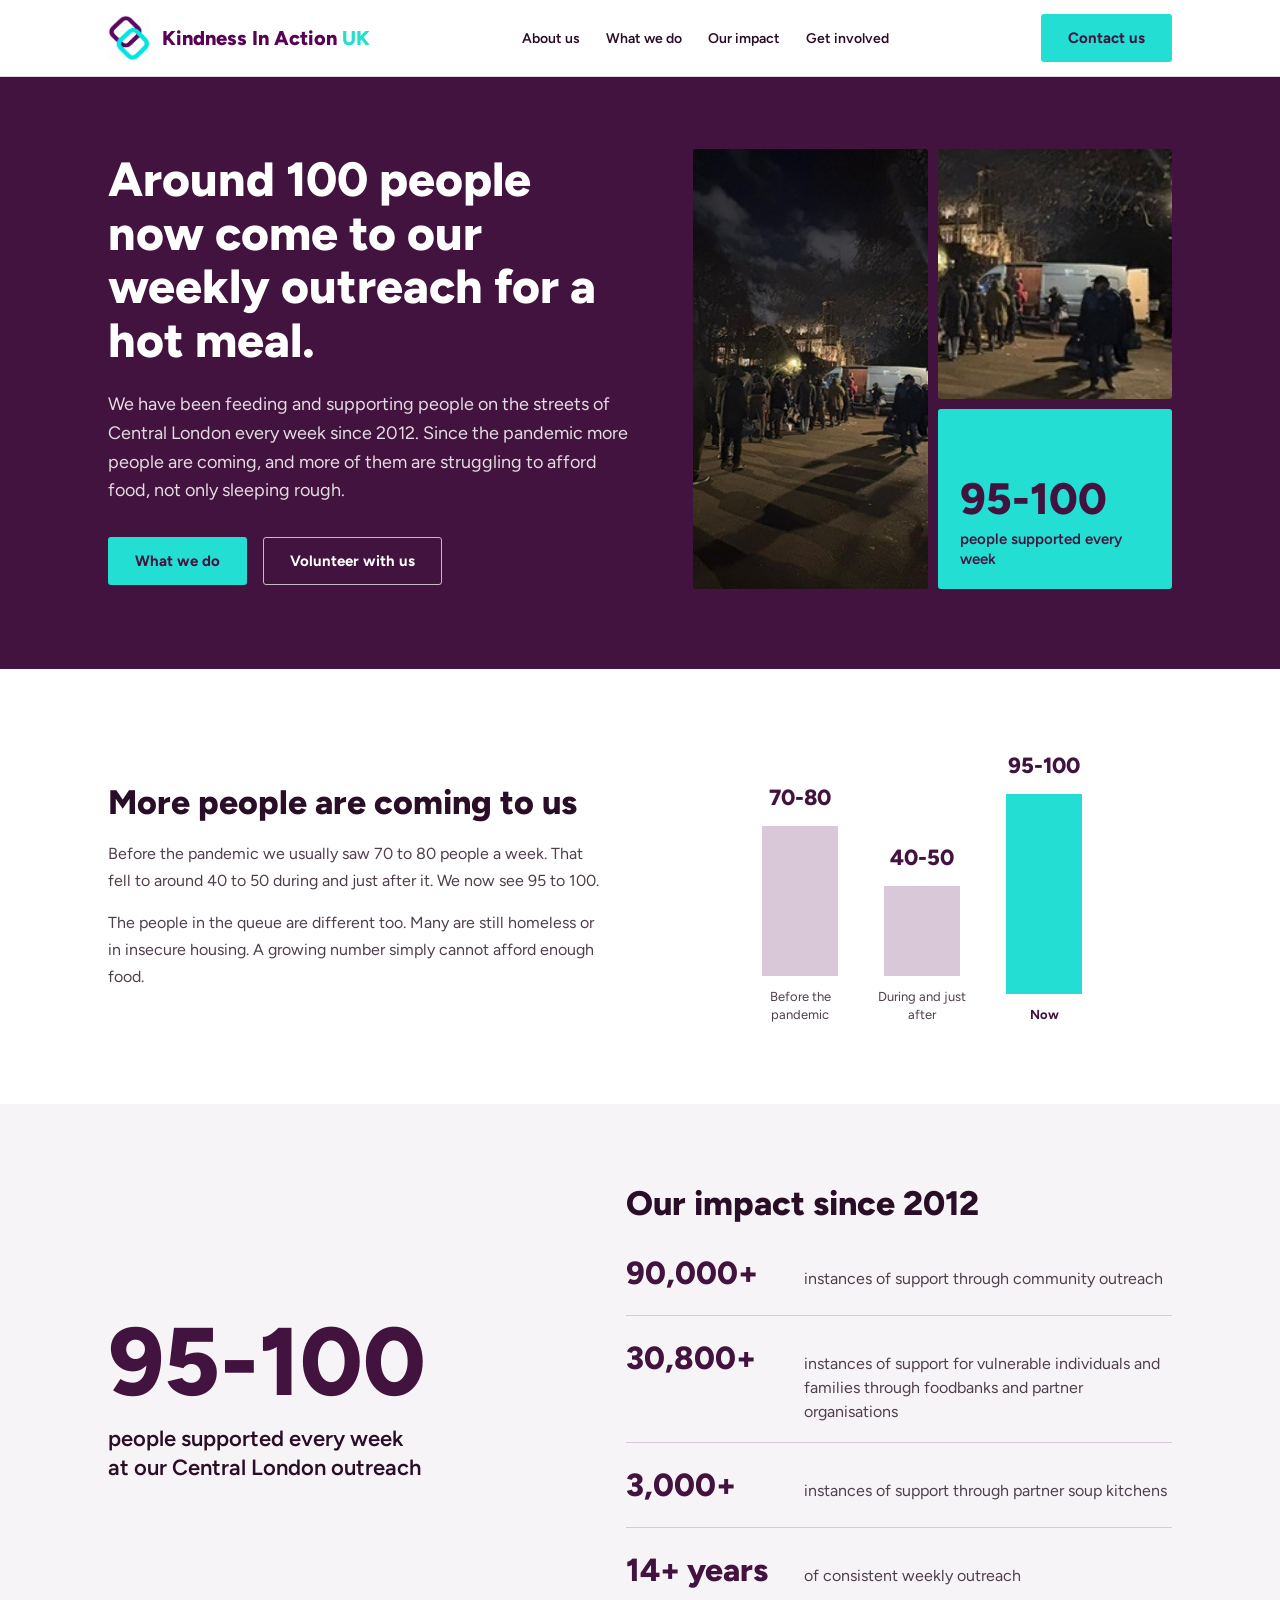
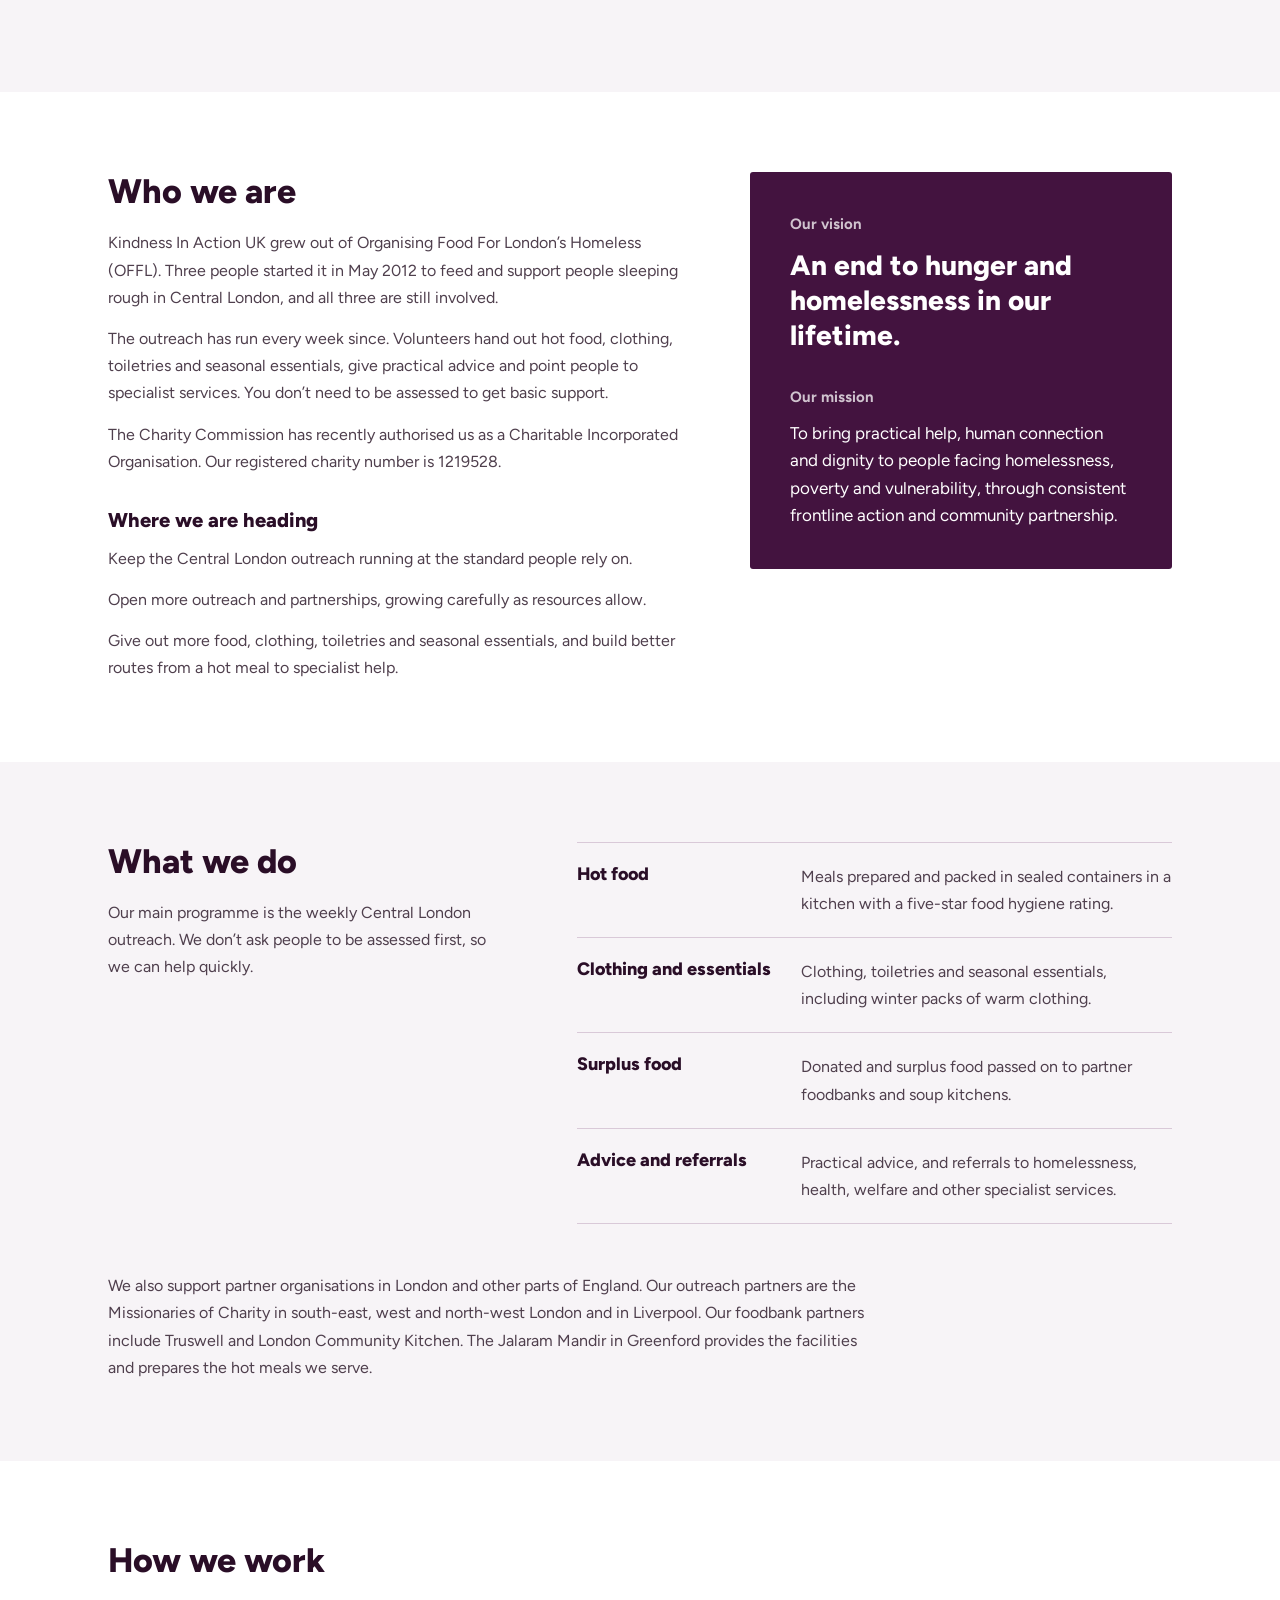
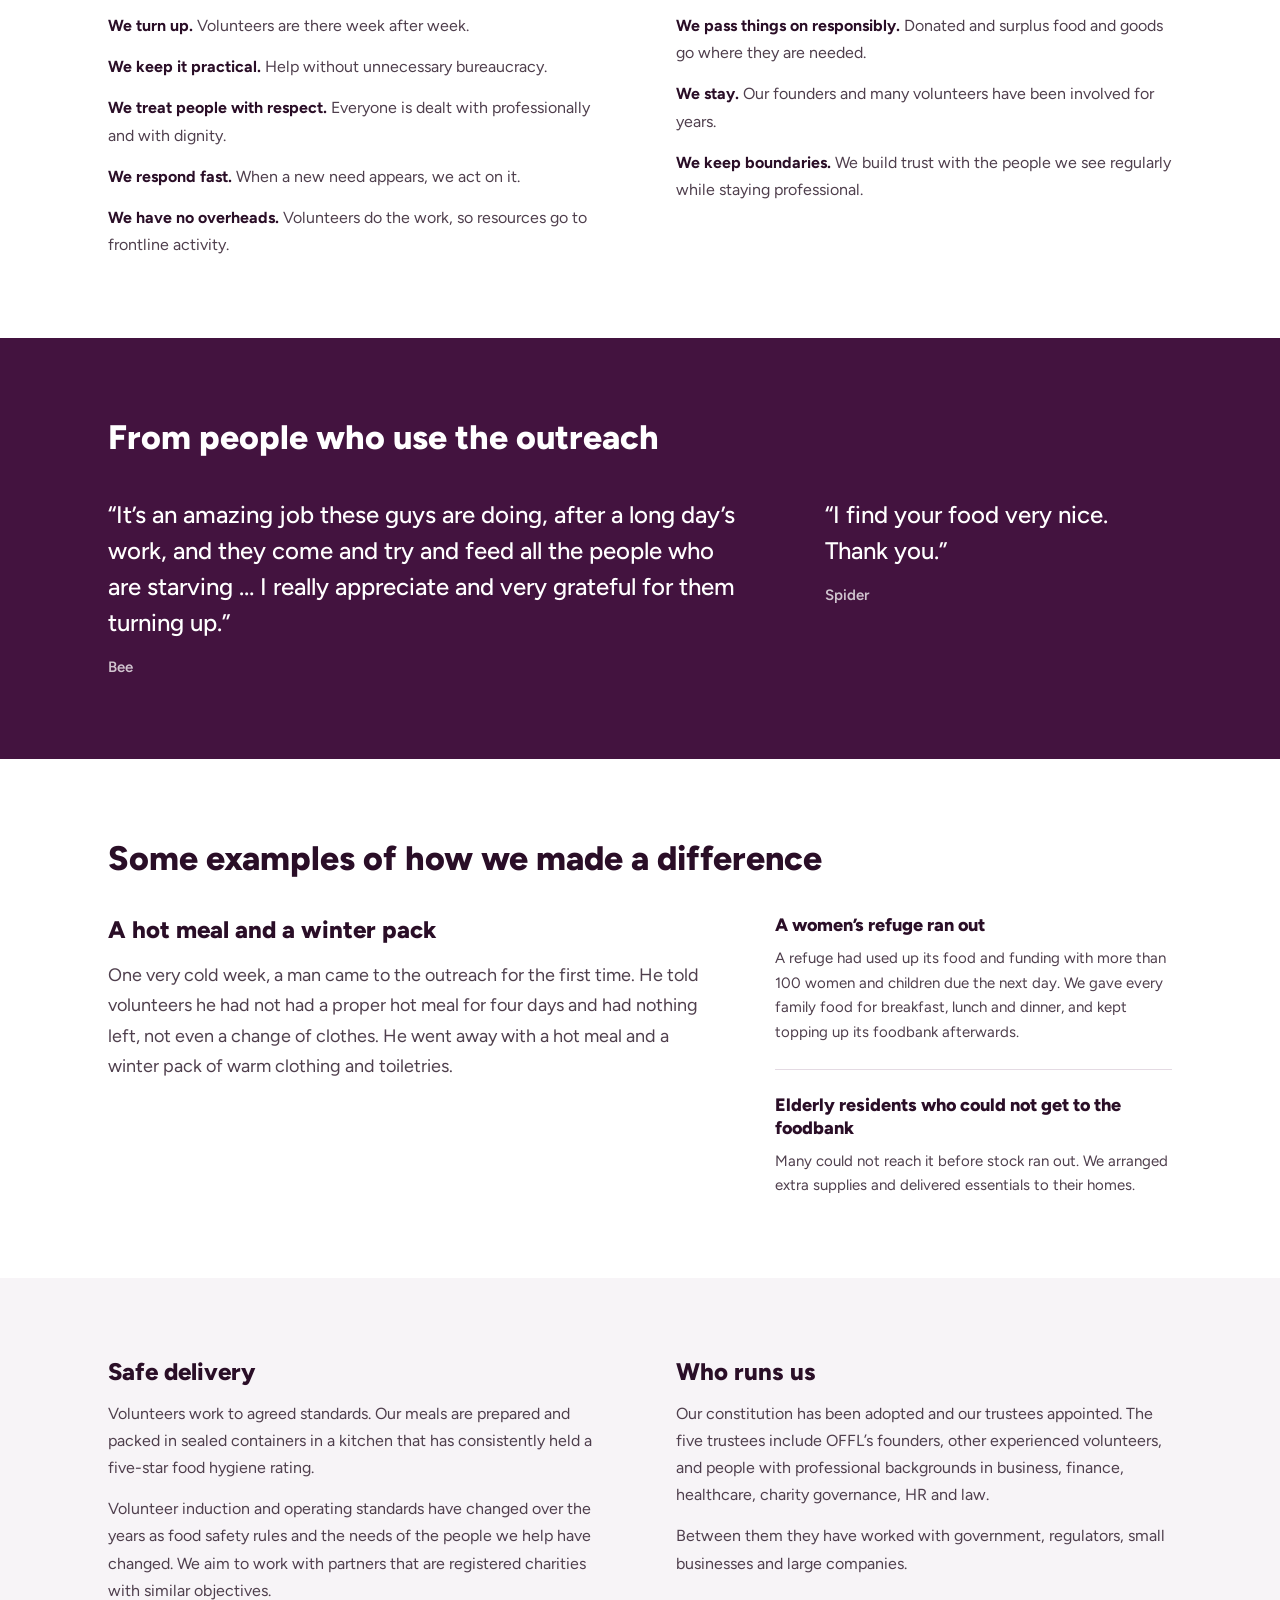
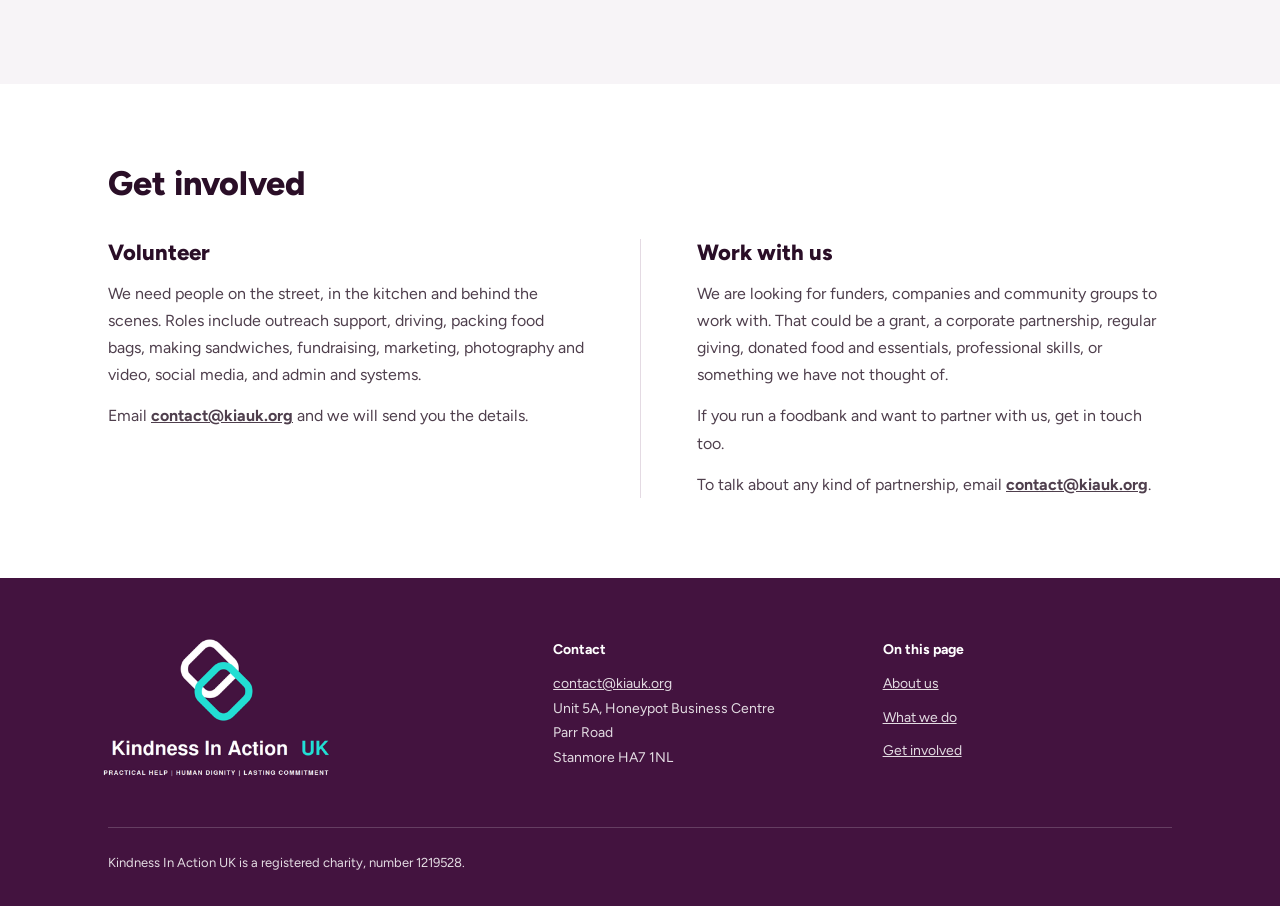
<file: index.html>
<!doctype html>
<html lang="en-GB">
<head>
<meta charset="utf-8">
<meta name="viewport" content="width=device-width, initial-scale=1">
<title>Kindness In Action UK | Homelessness and food outreach in London</title>
<meta name="description" content="Registered charity 1219528. Weekly outreach in Central London since 2012: hot food, clothing and practical help for people facing homelessness and hunger.">
<link rel="canonical" href="https://kiauk.org/">
<meta name="theme-color" content="#43133F">

<meta property="og:type" content="website">
<meta property="og:site_name" content="Kindness In Action UK">
<meta property="og:title" content="Kindness In Action UK | Homelessness and food outreach in London">
<meta property="og:description" content="Weekly outreach in Central London since 2012: hot food, clothing and practical help for people facing homelessness and hunger.">
<meta property="og:url" content="https://kiauk.org/">
<meta property="og:image" content="https://kiauk.org/img/og-image.png">
<meta property="og:image:width" content="1200">
<meta property="og:image:height" content="630">
<meta name="twitter:card" content="summary_large_image">

<link rel="icon" href="favicon.ico" sizes="48x48">
<link rel="icon" type="image/png" sizes="32x32" href="favicon-32.png">
<link rel="icon" type="image/png" sizes="192x192" href="favicon-192.png">
<link rel="apple-touch-icon" href="apple-touch-icon.png">

<link rel="preload" href="fonts/figtree-latin-800-normal.woff2" as="font" type="font/woff2" crossorigin>
<link rel="preload" href="fonts/figtree-latin-400-normal.woff2" as="font" type="font/woff2" crossorigin>
<link rel="stylesheet" href="styles.css">

<script type="application/ld+json">
{
  "@context": "https://schema.org",
  "@type": "NGO",
  "name": "Kindness In Action UK",
  "alternateName": "KIAUK",
  "url": "https://kiauk.org/",
  "logo": "https://kiauk.org/img/logo-mark.png",
  "image": "https://kiauk.org/img/og-image.png",
  "email": "contact@kiauk.org",
  "description": "A registered charity running weekly outreach in Central London for people facing homelessness, hunger and hardship.",
  "identifier": {
    "@type": "PropertyValue",
    "name": "Registered charity number (Charity Commission for England and Wales)",
    "value": "1219528"
  },
  "address": {
    "@type": "PostalAddress",
    "streetAddress": "Unit 5A, Honeypot Business Centre, Parr Road",
    "addressLocality": "Stanmore",
    "postalCode": "HA7 1NL",
    "addressCountry": "GB"
  }
}
</script>
</head>
<body>
<a class="skip" href="#main">Skip to main content</a>

<header class="site-header">
  <div class="wrap">
    <a class="brand" href="#top" aria-label="Kindness In Action UK, back to top">
      <img src="img/logo-mark.png" width="191" height="210" alt="">
      <span class="brand-name">Kindness In Action <span>UK</span></span>
    </a>
    <nav class="nav" aria-label="Main">
      <a href="#about">About us</a>
      <a href="#how">What we do</a>
      <a href="#impact">Our impact</a>
      <a href="#involved">Get involved</a>
    </nav>
    <a class="btn btn--accent" href="#contact">Contact us</a>
  </div>
</header>

<main id="main">

  <section class="hero sec--purple dark" id="top" aria-labelledby="hero-title">
    <div class="wrap">
      <div>
        <h1 id="hero-title">Around 100 people now come to our weekly outreach for a hot meal.</h1>
        <p class="lede">We have been feeding and supporting people on the streets of Central London every week since 2012. Since the pandemic more people are coming, and more of them are struggling to afford food, not only sleeping rough.</p>
        <div class="hero-actions">
          <a class="btn btn--accent" href="#how">What we do</a>
          <a class="btn btn--ghost" href="#involved">Volunteer with us</a>
        </div>
      </div>
      <div class="collage">
        <img class="tall" src="img/outreach-night.jpg" width="360" height="480" alt="People queuing at an evening outreach in Central London">
        <img class="van" src="img/night-van.jpg" width="240" height="190" alt="The outreach van and a queue of people on a winter evening">
        <div class="stat"><b>95-100</b><span>people supported every week</span></div>
      </div>
    </div>
  </section>

  <section class="sec" aria-labelledby="demand-title">
    <div class="wrap split split--demand">
      <div>
        <h2 id="demand-title">More people are coming to us</h2>
        <p>Before the pandemic we usually saw 70 to 80 people a week. That fell to around 40 to 50 during and just after it. We now see 95 to 100.</p>
        <p>The people in the queue are different too. Many are still homeless or in insecure housing. A growing number simply cannot afford enough food.</p>
      </div>
      <figure class="bars" role="img" aria-label="People supported each week: 70 to 80 before the pandemic, 40 to 50 during and just after it, 95 to 100 now.">
        <div class="bar"><b>70-80</b><i style="height:150px"></i><span>Before the<br>pandemic</span></div>
        <div class="bar"><b>40-50</b><i style="height:90px"></i><span>During and just<br>after</span></div>
        <div class="bar bar--now"><b>95-100</b><i style="height:200px"></i><span>Now</span></div>
      </figure>
    </div>
  </section>

  <section class="sec sec--tint" id="impact" aria-labelledby="impact-title">
    <div class="wrap split split--impact">
      <div>
        <p class="lead-stat" aria-hidden="true">95-100</p>
        <p class="lead-label" style="color:var(--ink)">people supported every week at our Central London outreach</p>
      </div>
      <div>
        <h2 id="impact-title" style="margin-bottom:8px">Our impact since 2012</h2>
        <dl class="facts">
          <div class="fact"><dt>90,000+</dt><dd>instances of support through community outreach</dd></div>
          <div class="fact"><dt>30,800+</dt><dd>instances of support for vulnerable individuals and families through foodbanks and partner organisations</dd></div>
          <div class="fact"><dt>3,000+</dt><dd>instances of support through partner soup kitchens</dd></div>
          <div class="fact"><dt>14+ years</dt><dd>of consistent weekly outreach</dd></div>
        </dl>
      </div>
    </div>
  </section>

  <section class="sec about" id="about" aria-labelledby="about-title">
    <div class="wrap split split--about">
      <div>
        <h2 id="about-title">Who we are</h2>
        <p>Kindness In Action UK grew out of Organising Food For London’s Homeless (OFFL). Three people started it in May 2012 to feed and support people sleeping rough in Central London, and all three are still involved.</p>
        <p>The outreach has run every week since. Volunteers hand out hot food, clothing, toiletries and seasonal essentials, give practical advice and point people to specialist services. You don’t need to be assessed to get basic support.</p>
        <p>The Charity Commission has recently authorised us as a Charitable Incorporated Organisation. Our registered charity number is 1219528.</p>
        <h3>Where we are heading</h3>
        <p>Keep the Central London outreach running at the standard people rely on.</p>
        <p>Open more outreach and partnerships, growing carefully as resources allow.</p>
        <p>Give out more food, clothing, toiletries and seasonal essentials, and build better routes from a hot meal to specialist help.</p>
      </div>
      <div class="vision dark">
        <p class="label">Our vision</p>
        <p class="big" style="color:var(--white)">An end to hunger and homelessness in our lifetime.</p>
        <p class="label">Our mission</p>
        <p class="mission" style="color:var(--white)">To bring practical help, human connection and dignity to people facing homelessness, poverty and vulnerability, through consistent frontline action and community partnership.</p>
      </div>
    </div>
  </section>

  <section class="sec sec--tint" id="how" aria-labelledby="do-title">
    <div class="wrap">
      <div class="do-grid">
        <div>
          <h2 id="do-title">What we do</h2>
          <p>Our main programme is the weekly Central London outreach. We don’t ask people to be assessed first, so we can help quickly.</p>
        </div>
        <ul class="do-list">
          <li><h3>Hot food</h3><p>Meals prepared and packed in sealed containers in a kitchen with a five-star food hygiene rating.</p></li>
          <li><h3>Clothing and essentials</h3><p>Clothing, toiletries and seasonal essentials, including winter packs of warm clothing.</p></li>
          <li><h3>Surplus food</h3><p>Donated and surplus food passed on to partner foodbanks and soup kitchens.</p></li>
          <li><h3>Advice and referrals</h3><p>Practical advice, and referrals to homelessness, health, welfare and other specialist services.</p></li>
        </ul>
      </div>
      <p class="partners">We also support partner organisations in London and other parts of England. Our outreach partners are the Missionaries of Charity in south-east, west and north-west London and in Liverpool. Our foodbank partners include Truswell and London Community Kitchen. The Jalaram Mandir in Greenford provides the facilities and prepares the hot meals we serve.</p>
    </div>
  </section>

  <section class="sec" aria-labelledby="work-title">
    <div class="wrap">
      <h2 id="work-title" style="margin-bottom:32px">How we work</h2>
      <div class="work-grid">
        <p><strong>We turn up.</strong> Volunteers are there week after week.</p>
        <p><strong>We keep it practical.</strong> Help without unnecessary bureaucracy.</p>
        <p><strong>We treat people with respect.</strong> Everyone is dealt with professionally and with dignity.</p>
        <p><strong>We respond fast.</strong> When a new need appears, we act on it.</p>
        <p><strong>We have no overheads.</strong> Volunteers do the work, so resources go to frontline activity.</p>
        <p><strong>We pass things on responsibly.</strong> Donated and surplus food and goods go where they are needed.</p>
        <p><strong>We stay.</strong> Our founders and many volunteers have been involved for years.</p>
        <p><strong>We keep boundaries.</strong> We build trust with the people we see regularly while staying professional.</p>
      </div>
    </div>
  </section>

  <section class="sec sec--purple dark" aria-labelledby="quotes-title">
    <div class="wrap">
      <h2 id="quotes-title" style="color:var(--white);margin-bottom:40px">From people who use the outreach</h2>
      <div class="quotes">
        <blockquote>
          <p>“It’s an amazing job these guys are doing, after a long day’s work, and they come and try and feed all the people who are starving … I really appreciate and very grateful for them turning up.”</p>
          <cite>Bee</cite>
        </blockquote>
        <blockquote>
          <p>“I find your food very nice. Thank you.”</p>
          <cite>Spider</cite>
        </blockquote>
      </div>
    </div>
  </section>

  <section class="sec" aria-labelledby="stories-title">
    <div class="wrap">
      <h2 id="stories-title" style="margin-bottom:36px">Some examples of how we made a difference</h2>
      <div class="stories">
        <article class="story-lead">
          <h3>A hot meal and a winter pack</h3>
          <p>One very cold week, a man came to the outreach for the first time. He told volunteers he had not had a proper hot meal for four days and had nothing left, not even a change of clothes. He went away with a hot meal and a winter pack of warm clothing and toiletries.</p>
        </article>
        <div class="story-side">
          <article>
            <h3>A women’s refuge ran out</h3>
            <p>A refuge had used up its food and funding with more than 100 women and children due the next day. We gave every family food for breakfast, lunch and dinner, and kept topping up its foodbank afterwards.</p>
          </article>
          <article>
            <h3>Elderly residents who could not get to the foodbank</h3>
            <p>Many could not reach it before stock ran out. We arranged extra supplies and delivered essentials to their homes.</p>
          </article>
        </div>
      </div>
    </div>
  </section>

  <section class="sec sec--tint" aria-label="Safe delivery and governance">
    <div class="wrap pair">
      <div>
        <h2>Safe delivery</h2>
        <p>Volunteers work to agreed standards. Our meals are prepared and packed in sealed containers in a kitchen that has consistently held a five-star food hygiene rating.</p>
        <p>Volunteer induction and operating standards have changed over the years as food safety rules and the needs of the people we help have changed. We aim to work with partners that are registered charities with similar objectives.</p>
      </div>
      <div>
        <h2>Who runs us</h2>
        <p>Our constitution has been adopted and our trustees appointed. The five trustees include OFFL’s founders, other experienced volunteers, and people with professional backgrounds in business, finance, healthcare, charity governance, HR and law.</p>
        <p>Between them they have worked with government, regulators, small businesses and large companies.</p>
      </div>
    </div>
  </section>

  <section class="sec" id="involved" aria-labelledby="involved-title">
    <div class="wrap">
      <h2 id="involved-title" style="margin-bottom:36px">Get involved</h2>
      <div class="involve">
        <div>
          <h3>Volunteer</h3>
          <p>We need people on the street, in the kitchen and behind the scenes. Roles include outreach support, driving, packing food bags, making sandwiches, fundraising, marketing, photography and video, social media, and admin and systems.</p>
          <p>Email <a class="inline-link" href="mailto:contact@kiauk.org?subject=Volunteering">contact@kiauk.org</a> and we will send you the details.</p>
        </div>
        <div>
          <h3>Work with us</h3>
          <p>We are looking for funders, companies and community groups to work with. That could be a grant, a corporate partnership, regular giving, donated food and essentials, professional skills, or something we have not thought of.</p>
          <p>If you run a foodbank and want to partner with us, get in touch too.</p>
          <p>To talk about any kind of partnership, email <a class="inline-link" href="mailto:contact@kiauk.org?subject=Partnership">contact@kiauk.org</a>.</p>
        </div>
      </div>
    </div>
  </section>

</main>

<footer class="site-footer dark" id="contact">
  <div class="wrap">
    <div class="foot-grid">
      <div>
        <img src="img/logo-reversed.png" width="384" height="242" alt="Kindness In Action UK. Practical help, human dignity, lasting commitment.">
      </div>
      <div>
        <h2>Contact</h2>
        <address>
          <a href="mailto:contact@kiauk.org" style="text-decoration:underline">contact@kiauk.org</a><br>
          Unit 5A, Honeypot Business Centre<br>
          Parr Road<br>
          Stanmore HA7 1NL
        </address>
      </div>
      <div>
        <h2>On this page</h2>
        <ul>
          <li><a href="#about">About us</a></li>
          <li><a href="#how">What we do</a></li>
          <li><a href="#involved">Get involved</a></li>
        </ul>
      </div>
    </div>
    <p class="legal" style="margin:0">Kindness In Action UK is a registered charity, number 1219528.</p>
  </div>
</footer>

</body>
</html>
</file>
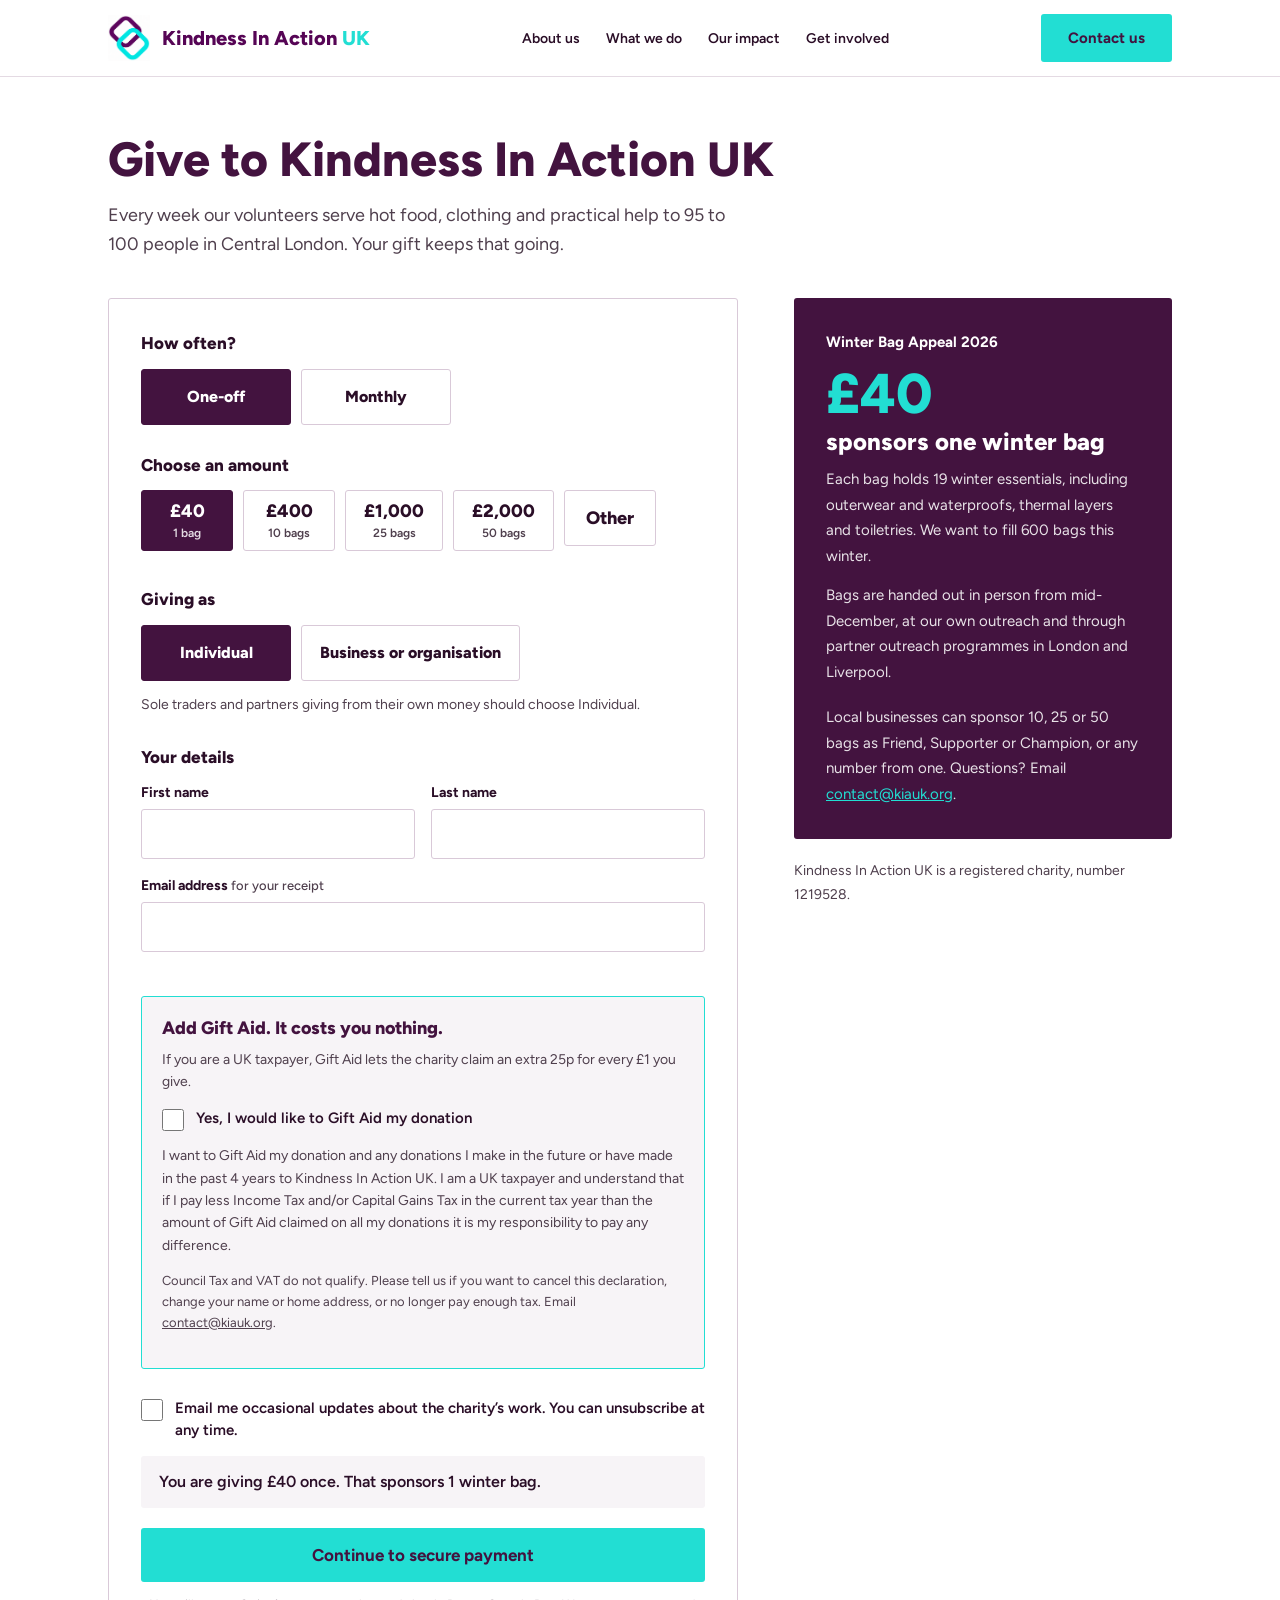
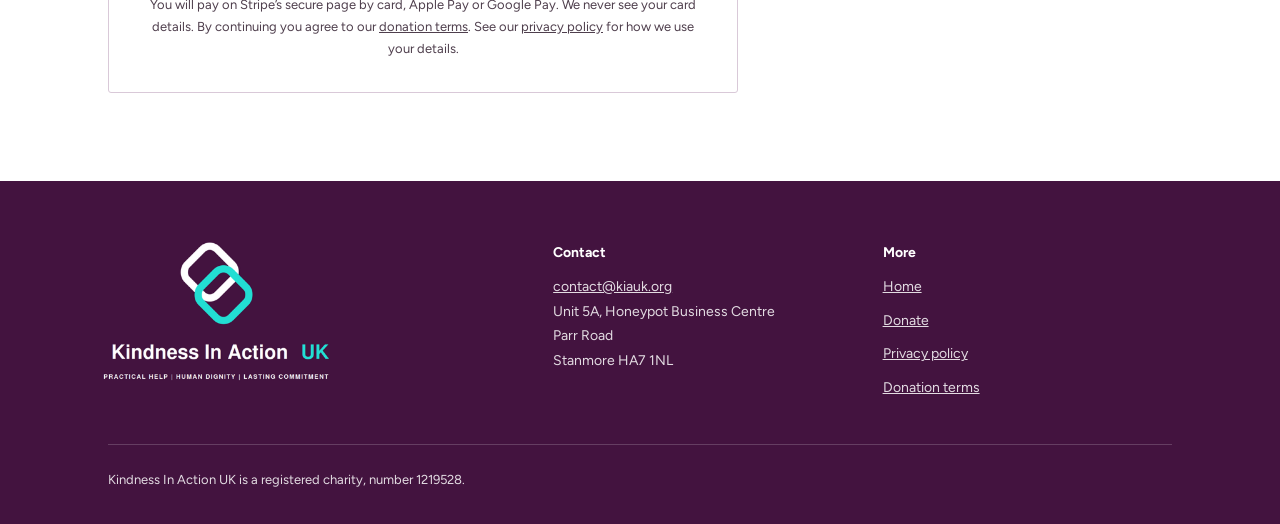
<file: donate.html>
<!doctype html>
<html lang="en-GB">
<head>
<meta charset="utf-8">
<meta name="viewport" content="width=device-width, initial-scale=1">
<title>Donate | Kindness In Action UK</title>
<meta name="description" content="Give a one-off or monthly gift to Kindness In Action UK, registered charity 1219528. Sponsor a winter bag for £40. Gift Aid adds 25p for every £1.">
<meta name="robots" content="noindex">
<link rel="canonical" href="https://kiauk.org/donate.html">
<meta name="theme-color" content="#43133F">
<link rel="icon" href="favicon.ico" sizes="48x48">
<link rel="icon" type="image/png" sizes="32x32" href="favicon-32.png">
<link rel="icon" type="image/png" sizes="192x192" href="favicon-192.png">
<link rel="apple-touch-icon" href="apple-touch-icon.png">
<link rel="preload" href="fonts/figtree-latin-800-normal.woff2" as="font" type="font/woff2" crossorigin>
<link rel="preload" href="fonts/figtree-latin-400-normal.woff2" as="font" type="font/woff2" crossorigin>
<link rel="stylesheet" href="styles.css">
</head>
<body>
<a class="skip" href="#main">Skip to main content</a>

<header class="site-header">
  <div class="wrap">
    <a class="brand" href="/" aria-label="Kindness In Action UK, home">
      <img src="img/logo-mark.png" width="191" height="210" alt="">
      <span class="brand-name">Kindness In Action <span>UK</span></span>
    </a>
    <nav class="nav" aria-label="Main">
      <a href="/#about">About us</a>
      <a href="/#how">What we do</a>
      <a href="/#impact">Our impact</a>
      <a href="/#involved">Get involved</a>
    </nav>
    <a class="btn btn--accent" href="/#contact">Contact us</a>
  </div>
</header>

<main id="main">
  <div class="wrap page-head">
    <h1>Give to Kindness In Action UK</h1>
    <p class="lede">Every week our volunteers serve hot food, clothing and practical help to 95 to 100 people in Central London. Your gift keeps that going.</p>
  </div>

  <div class="wrap donate-grid">
    <div>
      <div class="notice notice--error" id="form-error" role="alert" hidden></div>
      <div class="notice" id="cancelled" hidden>Your payment was cancelled and you have not been charged. You can try again below.</div>
      <noscript><div class="notice notice--error">This form needs JavaScript. To give another way, email <a href="mailto:contact@kiauk.org">contact@kiauk.org</a>.</div></noscript>

      <form class="form-card" id="donate-form" novalidate>
        <fieldset>
          <legend>How often?</legend>
          <div class="chips chips--wide" id="freq-chips">
            <div class="chip"><input type="radio" name="frequency" id="freq-one_off" value="one_off" checked><label for="freq-one_off">One-off</label></div>
            <div class="chip"><input type="radio" name="frequency" id="freq-monthly" value="monthly"><label for="freq-monthly">Monthly</label></div>
          </div>
        </fieldset>

        <fieldset>
          <legend id="amount-legend">Choose an amount</legend>
          <div class="chips" id="amount-chips" role="radiogroup" aria-labelledby="amount-legend"></div>
          <div class="other-amount" id="other-wrap" hidden>
            <span aria-hidden="true">£</span>
            <div class="field" style="margin:0;flex:1;max-width:200px">
              <label for="other-amount" class="visually-label" style="position:absolute;left:-9999px">Amount in pounds</label>
              <input type="text" inputmode="decimal" id="other-amount" autocomplete="off" placeholder="Amount" aria-describedby="amount-err">
            </div>
          </div>
          <div class="field" style="margin:8px 0 0"><div class="err" id="amount-err" role="alert"></div></div>
        </fieldset>

        <fieldset>
          <legend>Giving as</legend>
          <div class="chips chips--wide" id="type-chips">
            <div class="chip"><input type="radio" name="donor_type" id="type-individual" value="individual" checked><label for="type-individual">Individual</label></div>
            <div class="chip"><input type="radio" name="donor_type" id="type-business" value="business"><label for="type-business">Business or organisation</label></div>
          </div>
          <p id="type-note" class="hint" style="font-size:14px;margin-top:12px">Sole traders and partners giving from their own money should choose Individual.</p>
        </fieldset>

        <fieldset>
          <legend>Your details</legend>
          <div class="field" id="business-field" hidden>
            <label for="business_name">Business or organisation name</label>
            <input type="text" id="business_name" name="business_name" autocomplete="organization" maxlength="160">
            <div class="err" id="business_name-err"></div>
          </div>
          <div class="row2">
            <div class="field">
              <label for="first_name" id="first-label">First name</label>
              <input type="text" id="first_name" name="first_name" autocomplete="given-name" maxlength="80">
              <div class="err" id="first_name-err"></div>
            </div>
            <div class="field">
              <label for="last_name" id="last-label">Last name</label>
              <input type="text" id="last_name" name="last_name" autocomplete="family-name" maxlength="80">
              <div class="err" id="last_name-err"></div>
            </div>
          </div>
          <div class="field">
            <label for="email">Email address <span class="hint">for your receipt</span></label>
            <input type="email" id="email" name="email" autocomplete="email" maxlength="200">
            <div class="err" id="email-err"></div>
          </div>
          <div class="check" id="naming-check" hidden>
            <input type="checkbox" id="public_naming_ok" name="public_naming_ok">
            <label for="public_naming_ok">You may thank us by name on your website and social media.</label>
          </div>
        </fieldset>

        <div class="giftaid-box" id="giftaid-box">
          <h2>Add Gift Aid. It costs you nothing.</h2>
          <p>If you are a UK taxpayer, Gift Aid lets the charity claim an extra 25p for every £1 you give.</p>
          <div class="check" style="margin-top:14px">
            <input type="checkbox" id="gift_aid" name="gift_aid">
            <label for="gift_aid">Yes, I would like to Gift Aid my donation</label>
          </div>
          <p id="giftaid-wording">I want to Gift Aid my donation and any donations I make in the future or have made in the past 4 years to Kindness In Action UK. I am a UK taxpayer and understand that if I pay less Income Tax and/or Capital Gains Tax in the current tax year than the amount of Gift Aid claimed on all my donations it is my responsibility to pay any difference.</p>
          <p class="fine">Council Tax and VAT do not qualify. Please tell us if you want to cancel this declaration, change your name or home address, or no longer pay enough tax. Email <a href="mailto:contact@kiauk.org">contact@kiauk.org</a>.</p>
          <div class="giftaid-address" id="giftaid-address" hidden style="margin-top:16px">
            <div class="row2">
              <div class="field">
                <label for="house_name_or_number">House name or number</label>
                <input type="text" id="house_name_or_number" name="house_name_or_number" autocomplete="off" maxlength="80">
                <div class="err" id="house_name_or_number-err"></div>
              </div>
              <div class="field">
                <label for="postcode">Postcode</label>
                <input type="text" id="postcode" name="postcode" autocomplete="postal-code" maxlength="12">
                <div class="err" id="postcode-err"></div>
              </div>
            </div>
            <div class="row2">
              <div class="field">
                <label for="address_line_1">Street <span class="hint">optional</span></label>
                <input type="text" id="address_line_1" name="address_line_1" autocomplete="address-line1" maxlength="120">
              </div>
              <div class="field">
                <label for="town">Town or city <span class="hint">optional</span></label>
                <input type="text" id="town" name="town" autocomplete="address-level2" maxlength="80">
              </div>
            </div>
          </div>
        </div>

        <div class="check">
          <input type="checkbox" id="marketing_consent" name="marketing_consent">
          <label for="marketing_consent">Email me occasional updates about the charity’s work. You can unsubscribe at any time.</label>
        </div>

        <div class="hp" aria-hidden="true">
          <label for="website">Leave this field empty</label>
          <input type="text" id="website" name="website" tabindex="-1" autocomplete="off">
        </div>

        <div class="summary" id="summary" aria-live="polite"></div>
        <button class="btn btn--accent submit" type="submit" id="submit">Continue to secure payment</button>
        <p class="secure">You will pay on Stripe’s secure page by card, Apple Pay or Google Pay. We never see your card details. By continuing you agree to our <a href="/terms.html">donation terms</a>. See our <a href="/privacy.html">privacy policy</a> for how we use your details.</p>
      </form>
    </div>

    <aside>
      <div class="aside-card">
        <p style="font-weight:700;color:var(--white);margin-bottom:10px">Winter Bag Appeal 2026</p>
        <div class="big">£40</div>
        <h2 style="margin-bottom:12px">sponsors one winter bag</h2>
        <div class="bag-progress" data-bag-progress hidden>
          <div class="bag-bar" role="progressbar" aria-label="Winter bags sponsored" aria-valuemin="0" aria-valuemax="600" aria-valuenow="0"><span class="bag-fill"></span></div>
          <p class="bag-text"></p>
        </div>
        <p>Each bag holds 19 winter essentials, including outerwear and waterproofs, thermal layers and toiletries. We want to fill 600 bags this winter.</p>
        <p>Bags are handed out in person from mid-December, at our own outreach and through partner outreach programmes in London and Liverpool.</p>
        <p class="aside-note">Local businesses can sponsor 10, 25 or 50 bags as Friend, Supporter or Champion, or any number from one. Questions? Email <a href="mailto:contact@kiauk.org" style="color:var(--cyan)">contact@kiauk.org</a>.</p>
      </div>
      <p class="aside-note" style="margin-top:20px">Kindness In Action UK is a registered charity, number 1219528.</p>
    </aside>
  </div>
</main>

<footer class="site-footer dark" id="contact">
  <div class="wrap">
    <div class="foot-grid">
      <div>
        <img src="img/logo-reversed.png" width="384" height="242" alt="Kindness In Action UK. Practical help, human dignity, lasting commitment.">
      </div>
      <div>
        <h2>Contact</h2>
        <address>
          <a href="mailto:contact@kiauk.org" style="text-decoration:underline">contact@kiauk.org</a><br>
          Unit 5A, Honeypot Business Centre<br>
          Parr Road<br>
          Stanmore HA7 1NL
        </address>
      </div>
      <div>
        <h2>More</h2>
        <ul>
          <li><a href="/">Home</a></li>
          <li><a href="/donate.html">Donate</a></li>
          <li><a href="/privacy.html">Privacy policy</a></li>
          <li><a href="/terms.html">Donation terms</a></li>
        </ul>
      </div>
    </div>
    <p class="legal" style="margin:0">Kindness In Action UK is a registered charity, number 1219528.</p>
  </div>
</footer>

<script src="donate.js" defer></script>
<script src="bags.js" defer></script>
</body>
</html>
</file>
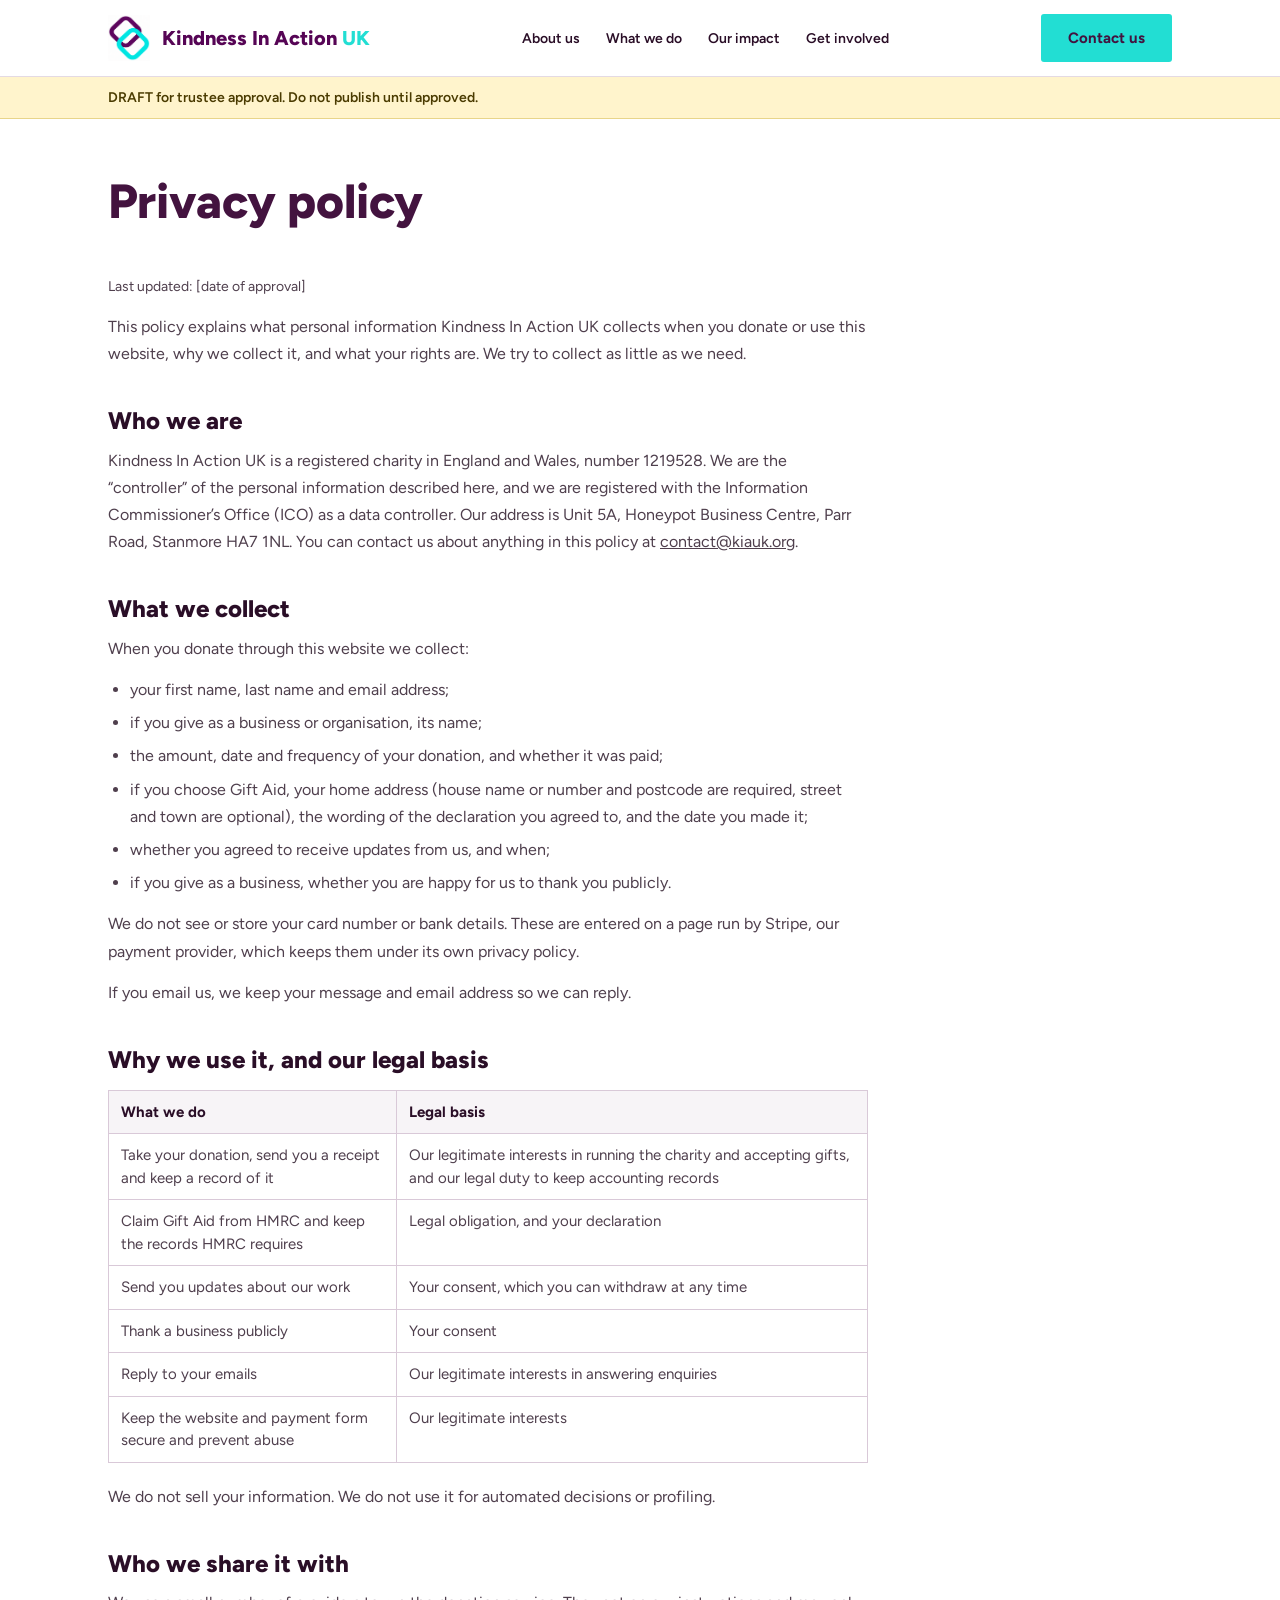
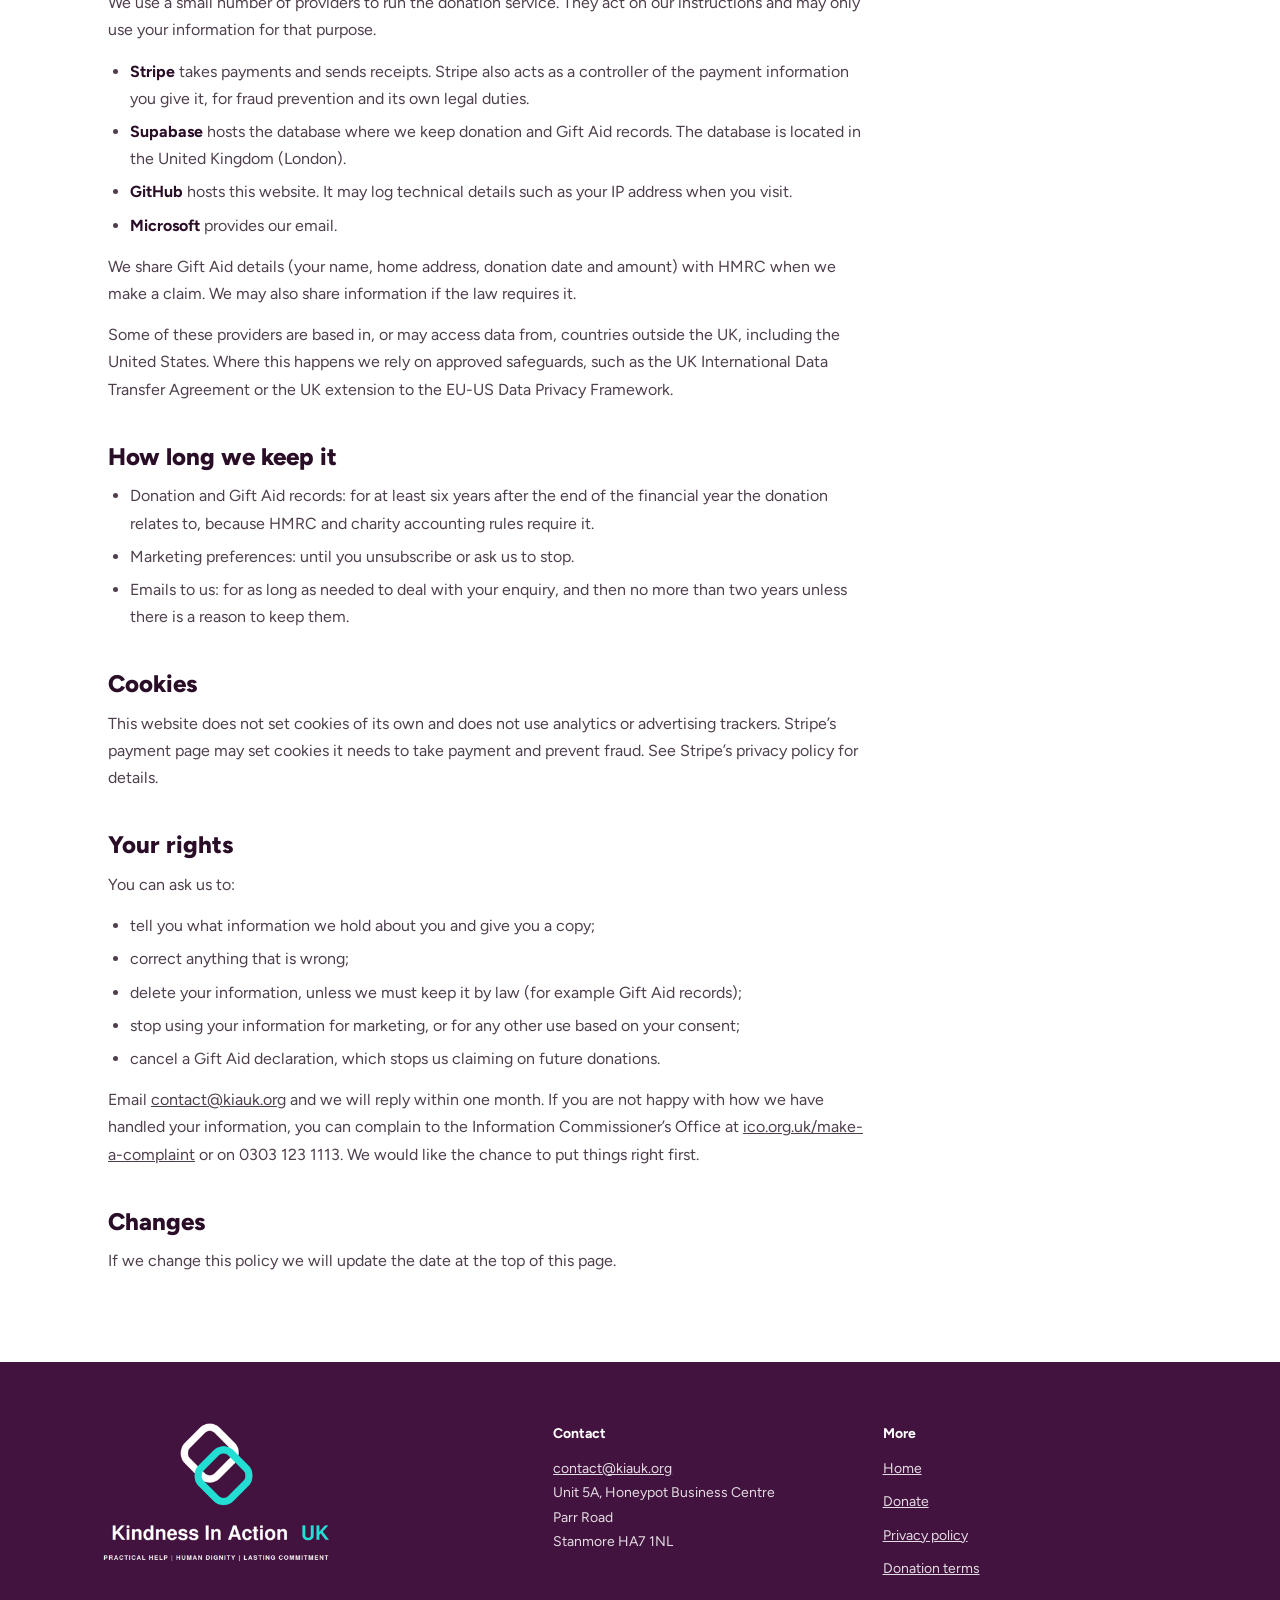
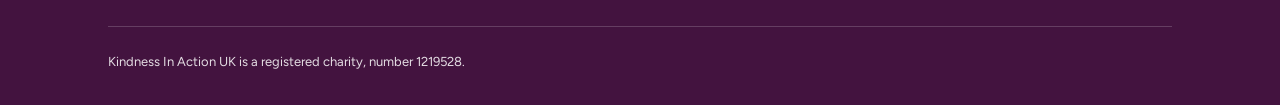
<file: privacy.html>
<!doctype html>
<html lang="en-GB">
<head>
<meta charset="utf-8">
<meta name="viewport" content="width=device-width, initial-scale=1">
<title>Privacy policy | Kindness In Action UK</title>
<meta name="description" content="How Kindness In Action UK collects and uses personal information from donors and website visitors.">
<meta name="robots" content="noindex">
<link rel="canonical" href="https://kiauk.org/privacy.html">
<meta name="theme-color" content="#43133F">
<link rel="icon" href="favicon.ico" sizes="48x48">
<link rel="icon" type="image/png" sizes="32x32" href="favicon-32.png">
<link rel="icon" type="image/png" sizes="192x192" href="favicon-192.png">
<link rel="apple-touch-icon" href="apple-touch-icon.png">
<link rel="preload" href="fonts/figtree-latin-800-normal.woff2" as="font" type="font/woff2" crossorigin>
<link rel="preload" href="fonts/figtree-latin-400-normal.woff2" as="font" type="font/woff2" crossorigin>
<link rel="stylesheet" href="styles.css">
</head>
<body>
<a class="skip" href="#main">Skip to main content</a>

<header class="site-header">
  <div class="wrap">
    <a class="brand" href="/" aria-label="Kindness In Action UK, home">
      <img src="img/logo-mark.png" width="191" height="210" alt="">
      <span class="brand-name">Kindness In Action <span>UK</span></span>
    </a>
    <nav class="nav" aria-label="Main">
      <a href="/#about">About us</a>
      <a href="/#how">What we do</a>
      <a href="/#impact">Our impact</a>
      <a href="/#involved">Get involved</a>
    </nav>
    <a class="btn btn--accent" href="/#contact">Contact us</a>
  </div>
</header>

<main id="main">
  <div class="draft-banner"><div class="wrap">DRAFT for trustee approval. Do not publish until approved.</div></div>
  <div class="wrap page-head"><h1>Privacy policy</h1></div>
  <div class="wrap prose">
    <!-- TRUSTEES: items to confirm before publishing: record retention periods, who answers data requests, whether marketing emails will be sent at all, and whether to show the ICO registration number here. -->
    <p class="updated">Last updated: [date of approval]</p>
    <p>This policy explains what personal information Kindness In Action UK collects when you donate or use this website, why we collect it, and what your rights are. We try to collect as little as we need.</p>

    <h2>Who we are</h2>
    <p>Kindness In Action UK is a registered charity in England and Wales, number 1219528. We are the “controller” of the personal information described here, and we are registered with the Information Commissioner’s Office (ICO) as a data controller. Our address is Unit 5A, Honeypot Business Centre, Parr Road, Stanmore HA7 1NL. You can contact us about anything in this policy at <a href="mailto:contact@kiauk.org">contact@kiauk.org</a>.</p>

    <h2>What we collect</h2>
    <p>When you donate through this website we collect:</p>
    <ul>
      <li>your first name, last name and email address;</li>
      <li>if you give as a business or organisation, its name;</li>
      <li>the amount, date and frequency of your donation, and whether it was paid;</li>
      <li>if you choose Gift Aid, your home address (house name or number and postcode are required, street and town are optional), the wording of the declaration you agreed to, and the date you made it;</li>
      <li>whether you agreed to receive updates from us, and when;</li>
      <li>if you give as a business, whether you are happy for us to thank you publicly.</li>
    </ul>
    <p>We do not see or store your card number or bank details. These are entered on a page run by Stripe, our payment provider, which keeps them under its own privacy policy.</p>
    <p>If you email us, we keep your message and email address so we can reply.</p>

    <h2>Why we use it, and our legal basis</h2>
    <table>
      <thead><tr><th>What we do</th><th>Legal basis</th></tr></thead>
      <tbody>
        <tr><td>Take your donation, send you a receipt and keep a record of it</td><td>Our legitimate interests in running the charity and accepting gifts, and our legal duty to keep accounting records</td></tr>
        <tr><td>Claim Gift Aid from HMRC and keep the records HMRC requires</td><td>Legal obligation, and your declaration</td></tr>
        <tr><td>Send you updates about our work</td><td>Your consent, which you can withdraw at any time</td></tr>
        <tr><td>Thank a business publicly</td><td>Your consent</td></tr>
        <tr><td>Reply to your emails</td><td>Our legitimate interests in answering enquiries</td></tr>
        <tr><td>Keep the website and payment form secure and prevent abuse</td><td>Our legitimate interests</td></tr>
      </tbody>
    </table>
    <p>We do not sell your information. We do not use it for automated decisions or profiling.</p>

    <h2>Who we share it with</h2>
    <p>We use a small number of providers to run the donation service. They act on our instructions and may only use your information for that purpose.</p>
    <ul>
      <li><strong>Stripe</strong> takes payments and sends receipts. Stripe also acts as a controller of the payment information you give it, for fraud prevention and its own legal duties.</li>
      <li><strong>Supabase</strong> hosts the database where we keep donation and Gift Aid records. The database is located in the United Kingdom (London).</li>
      <li><strong>GitHub</strong> hosts this website. It may log technical details such as your IP address when you visit.</li>
      <li><strong>Microsoft</strong> provides our email.</li>
    </ul>
    <p>We share Gift Aid details (your name, home address, donation date and amount) with HMRC when we make a claim. We may also share information if the law requires it.</p>
    <p>Some of these providers are based in, or may access data from, countries outside the UK, including the United States. Where this happens we rely on approved safeguards, such as the UK International Data Transfer Agreement or the UK extension to the EU-US Data Privacy Framework.</p>

    <h2>How long we keep it</h2>
    <ul>
      <li>Donation and Gift Aid records: for at least six years after the end of the financial year the donation relates to, because HMRC and charity accounting rules require it.</li>
      <li>Marketing preferences: until you unsubscribe or ask us to stop.</li>
      <li>Emails to us: for as long as needed to deal with your enquiry, and then no more than two years unless there is a reason to keep them.</li>
    </ul>

    <h2>Cookies</h2>
    <p>This website does not set cookies of its own and does not use analytics or advertising trackers. Stripe’s payment page may set cookies it needs to take payment and prevent fraud. See Stripe’s privacy policy for details.</p>

    <h2>Your rights</h2>
    <p>You can ask us to:</p>
    <ul>
      <li>tell you what information we hold about you and give you a copy;</li>
      <li>correct anything that is wrong;</li>
      <li>delete your information, unless we must keep it by law (for example Gift Aid records);</li>
      <li>stop using your information for marketing, or for any other use based on your consent;</li>
      <li>cancel a Gift Aid declaration, which stops us claiming on future donations.</li>
    </ul>
    <p>Email <a href="mailto:contact@kiauk.org">contact@kiauk.org</a> and we will reply within one month. If you are not happy with how we have handled your information, you can complain to the Information Commissioner’s Office at <a href="https://ico.org.uk/make-a-complaint/">ico.org.uk/make-a-complaint</a> or on 0303 123 1113. We would like the chance to put things right first.</p>

    <h2>Changes</h2>
    <p>If we change this policy we will update the date at the top of this page.</p>

  </div>
</main>

<footer class="site-footer dark" id="contact">
  <div class="wrap">
    <div class="foot-grid">
      <div>
        <img src="img/logo-reversed.png" width="384" height="242" alt="Kindness In Action UK. Practical help, human dignity, lasting commitment.">
      </div>
      <div>
        <h2>Contact</h2>
        <address>
          <a href="mailto:contact@kiauk.org" style="text-decoration:underline">contact@kiauk.org</a><br>
          Unit 5A, Honeypot Business Centre<br>
          Parr Road<br>
          Stanmore HA7 1NL
        </address>
      </div>
      <div>
        <h2>More</h2>
        <ul>
          <li><a href="/">Home</a></li>
          <li><a href="/donate.html">Donate</a></li>
          <li><a href="/privacy.html">Privacy policy</a></li>
          <li><a href="/terms.html">Donation terms</a></li>
        </ul>
      </div>
    </div>
    <p class="legal" style="margin:0">Kindness In Action UK is a registered charity, number 1219528.</p>
  </div>
</footer>
</body>
</html>
</file>
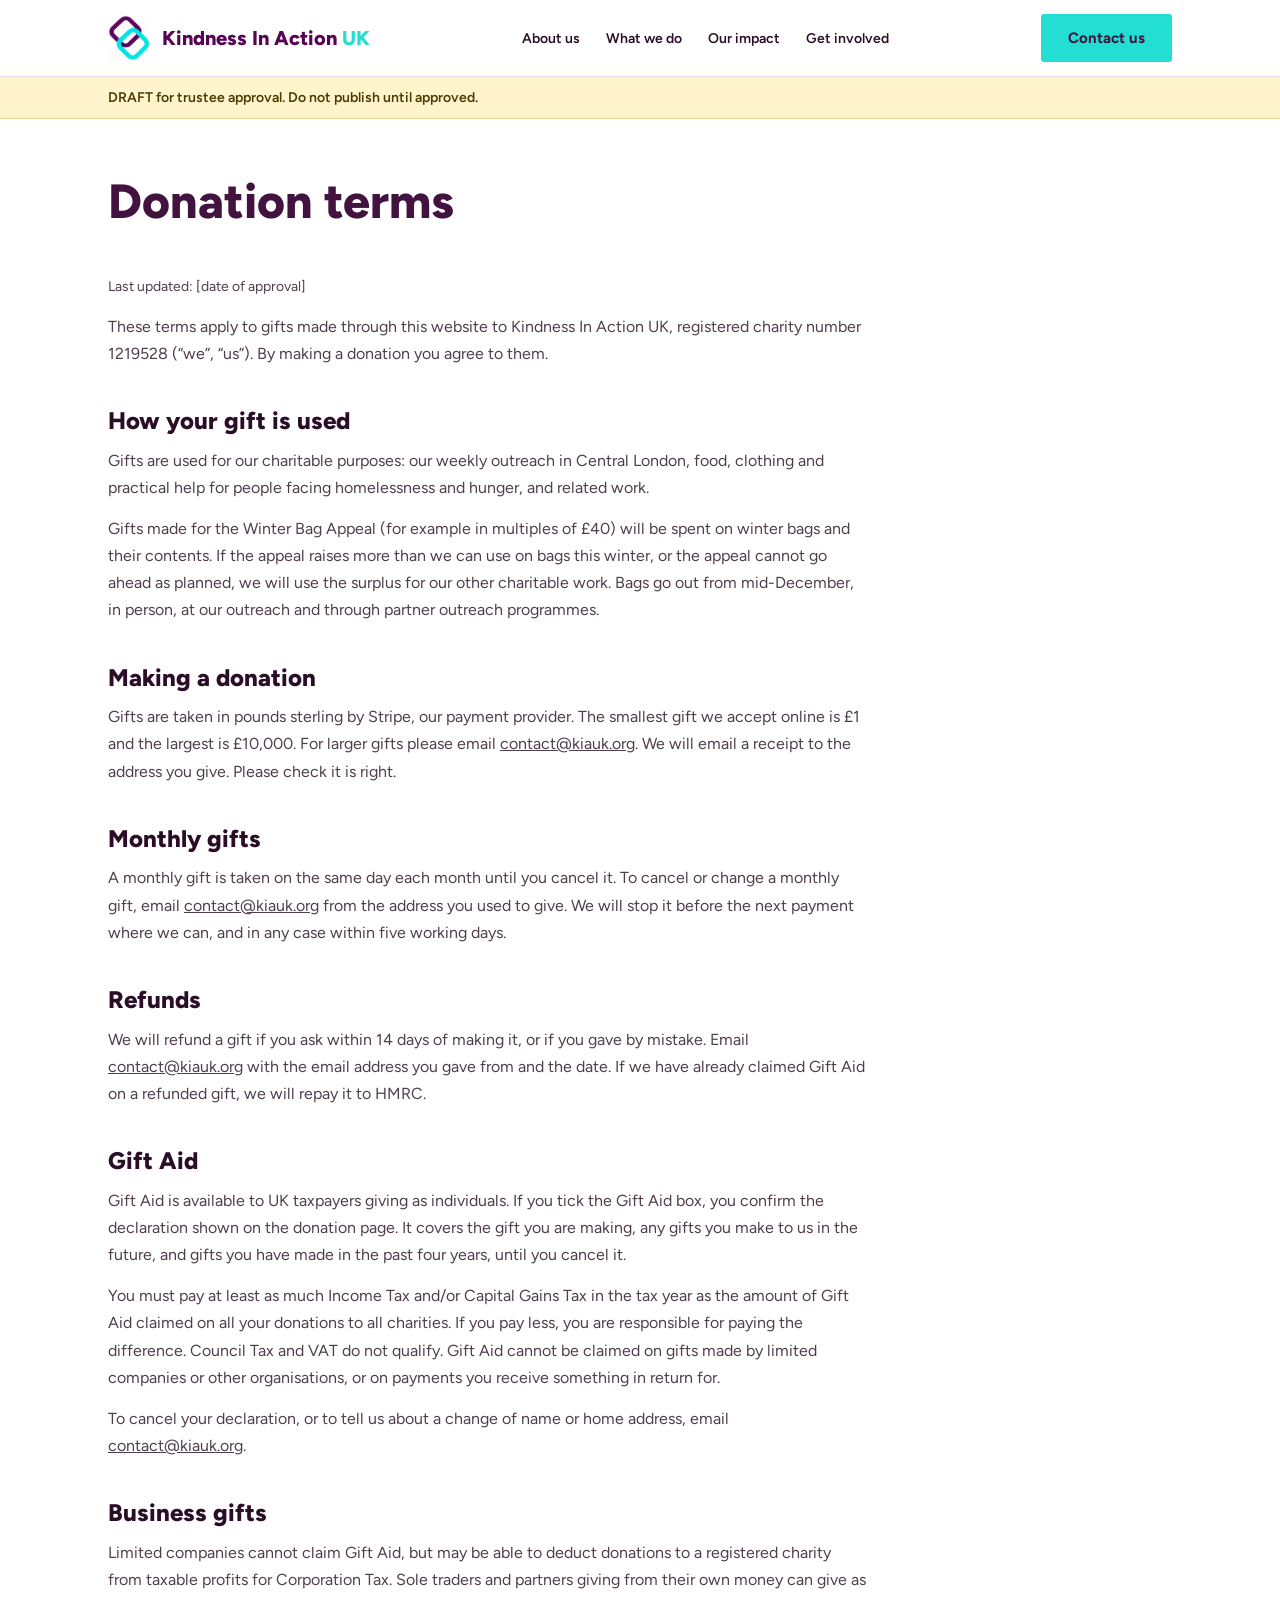
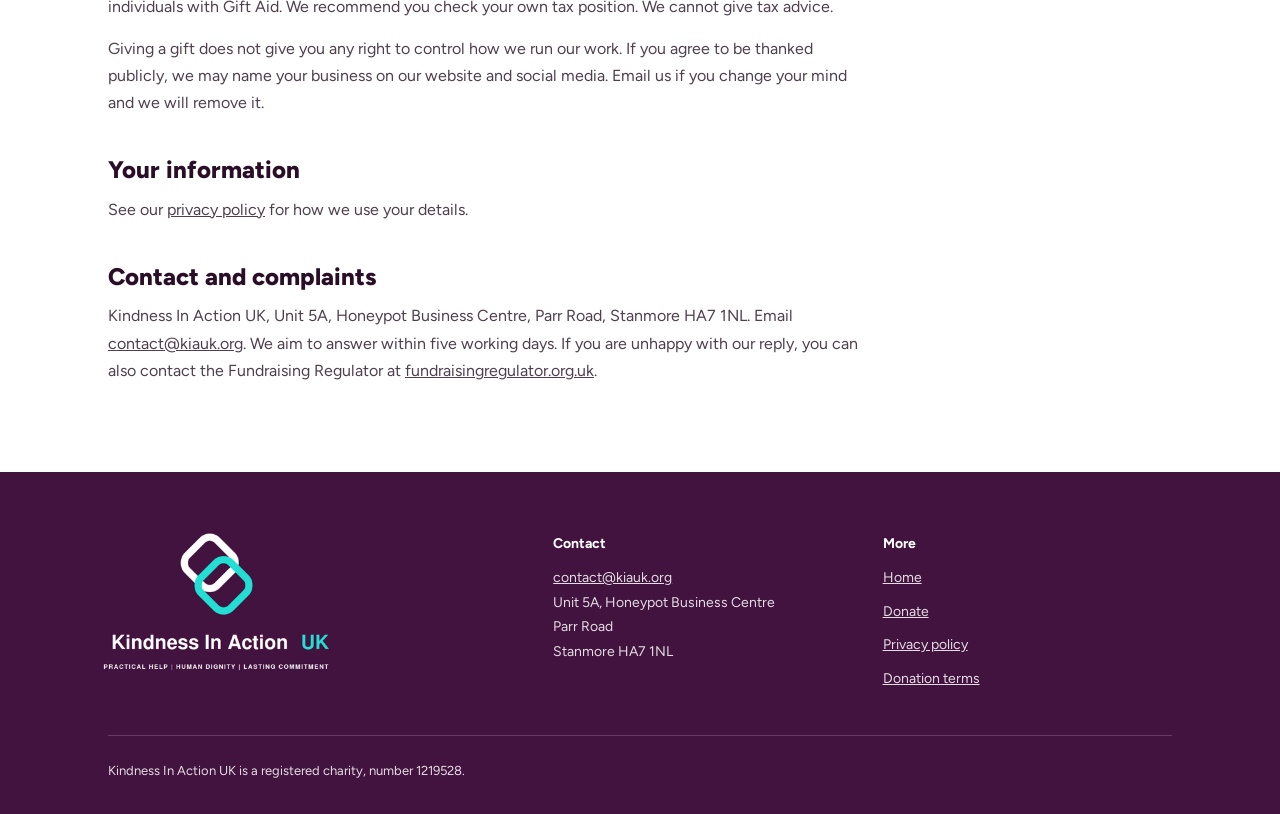
<file: terms.html>
<!doctype html>
<html lang="en-GB">
<head>
<meta charset="utf-8">
<meta name="viewport" content="width=device-width, initial-scale=1">
<title>Donation terms | Kindness In Action UK</title>
<meta name="description" content="Terms for donations to Kindness In Action UK: how we use gifts, refunds, monthly gifts and Gift Aid.">
<meta name="robots" content="noindex">
<link rel="canonical" href="https://kiauk.org/terms.html">
<meta name="theme-color" content="#43133F">
<link rel="icon" href="favicon.ico" sizes="48x48">
<link rel="icon" type="image/png" sizes="32x32" href="favicon-32.png">
<link rel="icon" type="image/png" sizes="192x192" href="favicon-192.png">
<link rel="apple-touch-icon" href="apple-touch-icon.png">
<link rel="preload" href="fonts/figtree-latin-800-normal.woff2" as="font" type="font/woff2" crossorigin>
<link rel="preload" href="fonts/figtree-latin-400-normal.woff2" as="font" type="font/woff2" crossorigin>
<link rel="stylesheet" href="styles.css">
</head>
<body>
<a class="skip" href="#main">Skip to main content</a>

<header class="site-header">
  <div class="wrap">
    <a class="brand" href="/" aria-label="Kindness In Action UK, home">
      <img src="img/logo-mark.png" width="191" height="210" alt="">
      <span class="brand-name">Kindness In Action <span>UK</span></span>
    </a>
    <nav class="nav" aria-label="Main">
      <a href="/#about">About us</a>
      <a href="/#how">What we do</a>
      <a href="/#impact">Our impact</a>
      <a href="/#involved">Get involved</a>
    </nav>
    <a class="btn btn--accent" href="/#contact">Contact us</a>
  </div>
</header>

<main id="main">
  <div class="draft-banner"><div class="wrap">DRAFT for trustee approval. Do not publish until approved.</div></div>
  <div class="wrap page-head"><h1>Donation terms</h1></div>
  <div class="wrap prose">
    <!-- TRUSTEES: items to confirm before publishing are listed in the handover note: refund period, cancellation route for monthly gifts, restricted-fund wording for the Winter Bag Appeal. -->
    <p class="updated">Last updated: [date of approval]</p>
    <p>These terms apply to gifts made through this website to Kindness In Action UK, registered charity number 1219528 (“we”, “us”). By making a donation you agree to them.</p>

    <h2>How your gift is used</h2>
    <p>Gifts are used for our charitable purposes: our weekly outreach in Central London, food, clothing and practical help for people facing homelessness and hunger, and related work.</p>
    <p>Gifts made for the Winter Bag Appeal (for example in multiples of £40) will be spent on winter bags and their contents. If the appeal raises more than we can use on bags this winter, or the appeal cannot go ahead as planned, we will use the surplus for our other charitable work. Bags go out from mid-December, in person, at our outreach and through partner outreach programmes.</p>

    <h2>Making a donation</h2>
    <p>Gifts are taken in pounds sterling by Stripe, our payment provider. The smallest gift we accept online is £1 and the largest is £10,000. For larger gifts please email <a href="mailto:contact@kiauk.org">contact@kiauk.org</a>. We will email a receipt to the address you give. Please check it is right.</p>

    <h2>Monthly gifts</h2>
    <p>A monthly gift is taken on the same day each month until you cancel it. To cancel or change a monthly gift, email <a href="mailto:contact@kiauk.org">contact@kiauk.org</a> from the address you used to give. We will stop it before the next payment where we can, and in any case within five working days.</p>

    <h2>Refunds</h2>
    <p>We will refund a gift if you ask within 14 days of making it, or if you gave by mistake. Email <a href="mailto:contact@kiauk.org">contact@kiauk.org</a> with the email address you gave from and the date. If we have already claimed Gift Aid on a refunded gift, we will repay it to HMRC.</p>

    <h2>Gift Aid</h2>
    <p>Gift Aid is available to UK taxpayers giving as individuals. If you tick the Gift Aid box, you confirm the declaration shown on the donation page. It covers the gift you are making, any gifts you make to us in the future, and gifts you have made in the past four years, until you cancel it.</p>
    <p>You must pay at least as much Income Tax and/or Capital Gains Tax in the tax year as the amount of Gift Aid claimed on all your donations to all charities. If you pay less, you are responsible for paying the difference. Council Tax and VAT do not qualify. Gift Aid cannot be claimed on gifts made by limited companies or other organisations, or on payments you receive something in return for.</p>
    <p>To cancel your declaration, or to tell us about a change of name or home address, email <a href="mailto:contact@kiauk.org">contact@kiauk.org</a>.</p>

    <h2>Business gifts</h2>
    <p>Limited companies cannot claim Gift Aid, but may be able to deduct donations to a registered charity from taxable profits for Corporation Tax. Sole traders and partners giving from their own money can give as individuals with Gift Aid. We recommend you check your own tax position. We cannot give tax advice.</p>
    <p>Giving a gift does not give you any right to control how we run our work. If you agree to be thanked publicly, we may name your business on our website and social media. Email us if you change your mind and we will remove it.</p>

    <h2>Your information</h2>
    <p>See our <a href="/privacy.html">privacy policy</a> for how we use your details.</p>

    <h2>Contact and complaints</h2>
    <p>Kindness In Action UK, Unit 5A, Honeypot Business Centre, Parr Road, Stanmore HA7 1NL. Email <a href="mailto:contact@kiauk.org">contact@kiauk.org</a>. We aim to answer within five working days. If you are unhappy with our reply, you can also contact the Fundraising Regulator at <a href="https://www.fundraisingregulator.org.uk">fundraisingregulator.org.uk</a>.</p>

  </div>
</main>

<footer class="site-footer dark" id="contact">
  <div class="wrap">
    <div class="foot-grid">
      <div>
        <img src="img/logo-reversed.png" width="384" height="242" alt="Kindness In Action UK. Practical help, human dignity, lasting commitment.">
      </div>
      <div>
        <h2>Contact</h2>
        <address>
          <a href="mailto:contact@kiauk.org" style="text-decoration:underline">contact@kiauk.org</a><br>
          Unit 5A, Honeypot Business Centre<br>
          Parr Road<br>
          Stanmore HA7 1NL
        </address>
      </div>
      <div>
        <h2>More</h2>
        <ul>
          <li><a href="/">Home</a></li>
          <li><a href="/donate.html">Donate</a></li>
          <li><a href="/privacy.html">Privacy policy</a></li>
          <li><a href="/terms.html">Donation terms</a></li>
        </ul>
      </div>
    </div>
    <p class="legal" style="margin:0">Kindness In Action UK is a registered charity, number 1219528.</p>
  </div>
</footer>
</body>
</html>
</file>
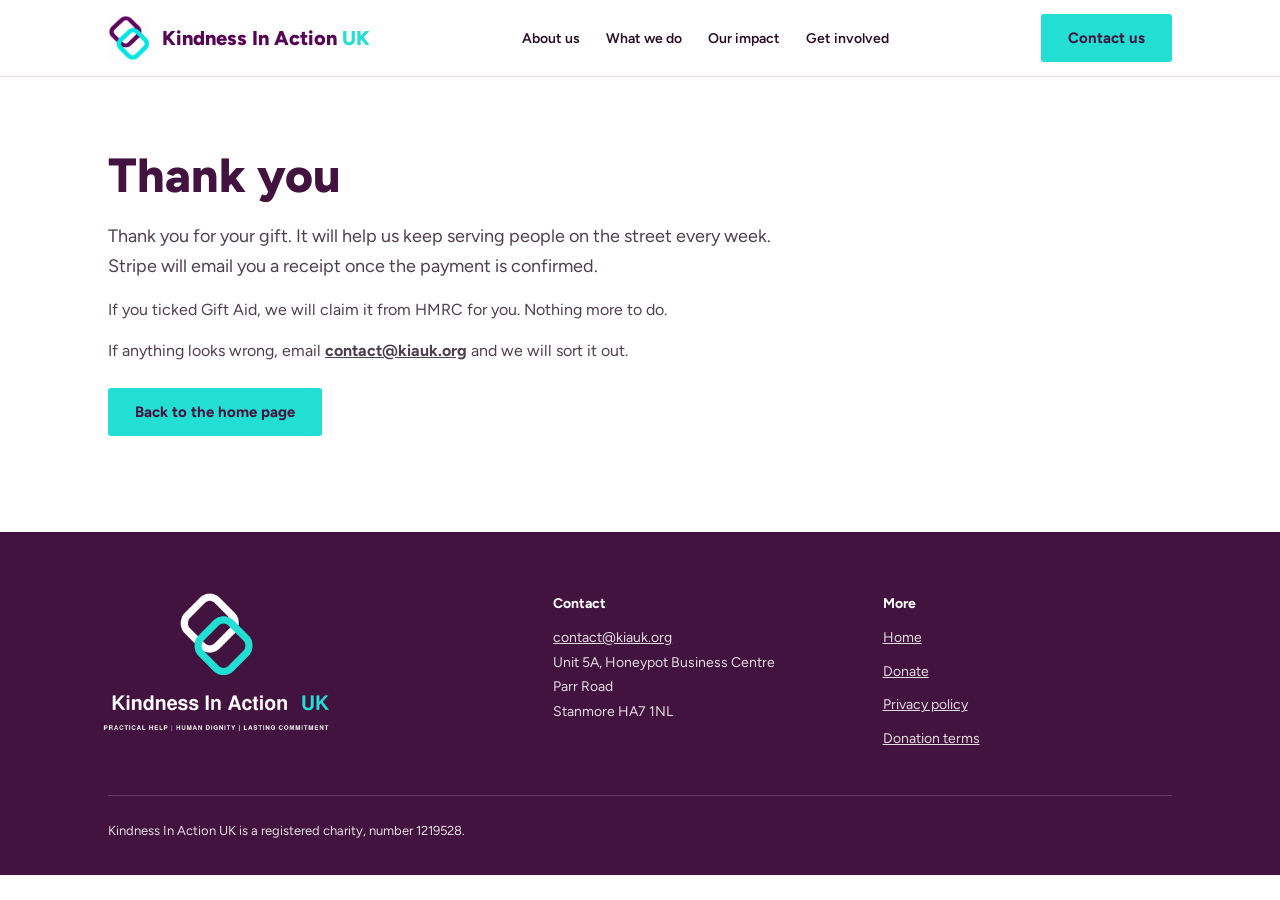
<file: thanks.html>
<!doctype html>
<html lang="en-GB">
<head>
<meta charset="utf-8">
<meta name="viewport" content="width=device-width, initial-scale=1">
<title>Thank you | Kindness In Action UK</title>
<meta name="description" content="Thank you for your gift to Kindness In Action UK.">
<meta name="robots" content="noindex">
<link rel="canonical" href="https://kiauk.org/thanks.html">
<meta name="theme-color" content="#43133F">
<link rel="icon" href="favicon.ico" sizes="48x48">
<link rel="icon" type="image/png" sizes="32x32" href="favicon-32.png">
<link rel="icon" type="image/png" sizes="192x192" href="favicon-192.png">
<link rel="apple-touch-icon" href="apple-touch-icon.png">
<link rel="preload" href="fonts/figtree-latin-800-normal.woff2" as="font" type="font/woff2" crossorigin>
<link rel="preload" href="fonts/figtree-latin-400-normal.woff2" as="font" type="font/woff2" crossorigin>
<link rel="stylesheet" href="styles.css">
</head>
<body>
<a class="skip" href="#main">Skip to main content</a>

<header class="site-header">
  <div class="wrap">
    <a class="brand" href="/" aria-label="Kindness In Action UK, home">
      <img src="img/logo-mark.png" width="191" height="210" alt="">
      <span class="brand-name">Kindness In Action <span>UK</span></span>
    </a>
    <nav class="nav" aria-label="Main">
      <a href="/#about">About us</a>
      <a href="/#how">What we do</a>
      <a href="/#impact">Our impact</a>
      <a href="/#involved">Get involved</a>
    </nav>
    <a class="btn btn--accent" href="/#contact">Contact us</a>
  </div>
</header>

<main id="main">
  <div class="wrap thanks">
    <h1 style="color:var(--purple);margin-bottom:18px">Thank you</h1>
    <p style="font-size:18px">Thank you for your gift. It will help us keep serving people on the street every week. Stripe will email you a receipt once the payment is confirmed.</p>
    <p>If you ticked Gift Aid, we will claim it from HMRC for you. Nothing more to do.</p>
    <p>If anything looks wrong, email <a class="inline-link" href="mailto:contact@kiauk.org?subject=My%20donation">contact@kiauk.org</a> and we will sort it out.</p>
    <p style="margin-top:24px"><a class="btn btn--accent" href="/">Back to the home page</a></p>
  </div>
</main>

<footer class="site-footer dark" id="contact">
  <div class="wrap">
    <div class="foot-grid">
      <div>
        <img src="img/logo-reversed.png" width="384" height="242" alt="Kindness In Action UK. Practical help, human dignity, lasting commitment.">
      </div>
      <div>
        <h2>Contact</h2>
        <address>
          <a href="mailto:contact@kiauk.org" style="text-decoration:underline">contact@kiauk.org</a><br>
          Unit 5A, Honeypot Business Centre<br>
          Parr Road<br>
          Stanmore HA7 1NL
        </address>
      </div>
      <div>
        <h2>More</h2>
        <ul>
          <li><a href="/">Home</a></li>
          <li><a href="/donate.html">Donate</a></li>
          <li><a href="/privacy.html">Privacy policy</a></li>
          <li><a href="/terms.html">Donation terms</a></li>
        </ul>
      </div>
    </div>
    <p class="legal" style="margin:0">Kindness In Action UK is a registered charity, number 1219528.</p>
  </div>
</footer>
</body>
</html>
</file>
<file: styles.css>
/* Kindness In Action UK - homepage styles */

@font-face{font-family:"Figtree";font-style:normal;font-weight:400;font-display:swap;src:url("fonts/figtree-latin-400-normal.woff2") format("woff2")}
@font-face{font-family:"Figtree";font-style:normal;font-weight:500;font-display:swap;src:url("fonts/figtree-latin-500-normal.woff2") format("woff2")}
@font-face{font-family:"Figtree";font-style:normal;font-weight:600;font-display:swap;src:url("fonts/figtree-latin-600-normal.woff2") format("woff2")}
@font-face{font-family:"Figtree";font-style:normal;font-weight:700;font-display:swap;src:url("fonts/figtree-latin-700-normal.woff2") format("woff2")}
@font-face{font-family:"Figtree";font-style:normal;font-weight:800;font-display:swap;src:url("fonts/figtree-latin-800-normal.woff2") format("woff2")}

:root{
  --purple:#43133F;
  --purple-logo:#560555;
  --cyan:#22DED3;
  --ink:#2A0E27;
  --text:#4F3F4D;
  --tint:#F7F4F7;
  --rule:#D9C9D8;
  --rule-light:#E4DAE3;
  --white:#FFFFFF;
  --font:"Figtree",-apple-system,BlinkMacSystemFont,"Segoe UI",Roboto,Helvetica,Arial,sans-serif;
}

*,*::before,*::after{box-sizing:border-box}
html{-webkit-text-size-adjust:100%;text-size-adjust:100%}
@media (prefers-reduced-motion:no-preference){html{scroll-behavior:smooth}}
body{margin:0;background:var(--white);color:var(--ink);font-family:var(--font);font-size:16px;line-height:1.5}
img{max-width:100%;height:auto}
a{color:inherit}
h1,h2,h3,p,blockquote,figure,dl,dd,ul{margin:0}

:focus-visible{outline:3px solid var(--purple);outline-offset:3px}
.dark :focus-visible{outline-color:var(--cyan)}

.skip{position:absolute;left:12px;top:-60px;z-index:10;background:var(--purple);color:var(--white);padding:12px 18px;border-radius:3px;font-weight:700;text-decoration:none}
.skip:focus{top:12px}

.wrap{max-width:1160px;margin:0 auto;padding:0 48px}
.sec{padding:80px 0}
.sec--tint{background:var(--tint)}
.sec--purple{background:var(--purple);color:var(--white)}

h1{font-size:clamp(32px,5.2vw,48px);line-height:1.12;font-weight:800}
h2{font-size:clamp(26px,3.6vw,34px);line-height:1.15;font-weight:800;margin-bottom:18px}
h3{font-weight:800;line-height:1.3}
p{color:var(--text);font-size:16px;line-height:1.7;margin-bottom:14px}
p:last-child{margin-bottom:0}
strong{color:var(--ink)}
.dark p{color:rgba(255,255,255,.85)}

.btn{display:inline-block;font:inherit;font-weight:700;font-size:15px;line-height:1.2;padding:14px 26px;border-radius:3px;text-decoration:none;border:1.5px solid transparent;cursor:pointer}
.btn:hover{opacity:.88}
.btn--accent{background:var(--cyan);color:var(--purple)}
.btn--ghost{background:transparent;color:var(--white);border-color:rgba(255,255,255,.7)}

/* Header */
.site-header{border-bottom:1px solid var(--rule-light);background:var(--white)}
.site-header .wrap{display:flex;align-items:center;justify-content:space-between;gap:24px;padding-top:14px;padding-bottom:14px}
.brand{display:flex;align-items:center;gap:12px;text-decoration:none;flex-shrink:0}
.brand img{display:block;height:46px;width:auto}
.brand-name{font-weight:800;font-size:20px;color:var(--purple-logo)}
.brand-name span{color:var(--cyan)}
.nav{display:flex;gap:26px;align-items:center}
.nav a{font-size:14px;font-weight:600;text-decoration:none}
.nav a:hover{text-decoration:underline}

/* Hero */
.hero{padding:72px 0 80px}
.hero .wrap{display:grid;grid-template-columns:1.05fr .95fr;gap:56px;align-items:center}
.hero h1{color:var(--white);margin-bottom:22px}
.hero .lede{font-size:18px;line-height:1.6;color:rgba(255,255,255,.85);max-width:520px;margin-bottom:32px}
.hero-actions{display:flex;gap:16px;flex-wrap:wrap}
.collage{display:grid;grid-template-columns:1fr 1fr;grid-template-rows:250px 180px;gap:10px;height:440px}
.collage img{display:block;width:100%;height:100%;object-fit:cover;border-radius:3px}
.collage .tall{grid-column:1;grid-row:1 / span 2;object-position:center 60%}
.collage .van{grid-column:2;grid-row:1;object-position:70% center}
.collage .stat{grid-column:2;grid-row:2;background:var(--cyan);color:var(--purple);border-radius:3px;padding:20px 22px;display:flex;flex-direction:column;justify-content:flex-end}
.collage .stat b{font-size:44px;font-weight:800;line-height:1}
.collage .stat span{font-size:15px;font-weight:600;margin-top:8px;line-height:1.35}

/* Demand */
.split{display:grid;gap:64px;align-items:center}
.split--demand{grid-template-columns:1fr 1fr}
.bars{display:flex;gap:40px;align-items:flex-end;justify-content:center}
.bar{display:flex;flex-direction:column;align-items:center;gap:12px}
.bar b{font-size:22px;font-weight:800;color:var(--purple)}
.bar i{display:block;width:76px;background:var(--rule);font-style:normal}
.bar--now i{background:var(--cyan)}
.bar span{font-size:13px;line-height:1.4;color:var(--text);text-align:center}
.bar--now span{color:var(--purple);font-weight:700}

/* Impact */
.split--impact{grid-template-columns:.9fr 1.1fr;gap:72px}
.lead-stat{font-size:clamp(64px,9vw,96px);font-weight:800;line-height:1;color:var(--purple);margin-bottom:14px}
.lead-label{font-size:22px;line-height:1.35;font-weight:600;max-width:320px}
.facts{margin-top:8px}
.fact{display:flex;gap:28px;align-items:baseline;padding:18px 0;border-bottom:1px solid var(--rule)}
.fact:last-child{border-bottom:0}
.fact dt{font-size:32px;font-weight:800;color:var(--purple);width:150px;flex-shrink:0}
.fact dd{margin:0;font-size:16px;line-height:1.5;color:var(--text)}

/* About */
.split--about{grid-template-columns:1.15fr .85fr;gap:72px;align-items:start}
.about h3{font-size:20px;margin:32px 0 12px}
.vision{background:var(--purple);color:var(--white);border-radius:3px;padding:40px}
.vision .label{font-weight:700;font-size:15px;color:rgba(255,255,255,.75);margin-bottom:10px}
.vision .big{font-weight:800;font-size:28px;line-height:1.25;margin-bottom:32px}
.vision .mission{font-size:17px;line-height:1.6}

/* What we do */
.do-grid{display:grid;grid-template-columns:.8fr 1.2fr;gap:72px;align-items:start;margin-bottom:48px}
.do-list{list-style:none;padding:0;border-top:1px solid var(--rule)}
.do-list li{display:grid;grid-template-columns:200px 1fr;gap:24px;padding:20px 0;border-bottom:1px solid var(--rule)}
.do-list h3{font-size:18px}
.do-list p{margin:0}
.partners{max-width:760px}

/* How we work */
.work-grid{columns:2;column-gap:72px}
.work-grid p{break-inside:avoid}

/* Quotes */
.quotes{display:grid;grid-template-columns:1.3fr .7fr;gap:72px;align-items:start}
.quotes blockquote p{font-size:clamp(19px,2.4vw,24px);line-height:1.5;font-weight:500;color:var(--white);margin-bottom:14px}
.quotes cite{font-style:normal;font-size:15px;font-weight:600;color:rgba(255,255,255,.75)}

/* Stories */
.stories{display:grid;grid-template-columns:1.2fr .8fr;gap:72px;align-items:start}
.story-lead h3{font-size:24px;margin-bottom:14px}
.story-lead p{font-size:18px}
.story-side article:first-child{padding-bottom:24px;border-bottom:1px solid var(--rule-light);margin-bottom:24px}
.story-side h3{font-size:18px;margin-bottom:8px}
.story-side p{font-size:15px;line-height:1.65}

/* Safe + governance */
.pair{display:grid;grid-template-columns:1fr 1fr;gap:72px}
.pair h2{font-size:24px;margin-bottom:14px}

/* Get involved */
.involve{display:grid;grid-template-columns:1fr 1fr}
.involve > div:first-child{padding-right:56px}
.involve > div:last-child{padding-left:56px;border-left:1px solid var(--rule-light)}
.involve h3{font-size:22px;margin-bottom:12px}
.inline-link{font-weight:700}

/* Footer */
.site-footer{background:var(--purple);color:var(--white);padding:64px 0 32px}
.foot-grid{display:grid;grid-template-columns:1.4fr 1fr 1fr;gap:40px;margin-bottom:44px}
.foot-grid img{display:block;width:240px;height:auto;margin:-10px 0 0 -12px}
.foot-grid h2{font-size:14px;font-weight:700;color:var(--white);margin-bottom:14px}
.foot-grid address,.foot-grid ul{font-style:normal;font-size:14px;line-height:1.75;color:rgba(255,255,255,.85);list-style:none;padding:0}
.foot-grid ul{display:flex;flex-direction:column;gap:9px}
.foot-grid a{color:rgba(255,255,255,.85)}
.legal{border-top:1px solid rgba(255,255,255,.18);padding-top:24px;font-size:13px;color:rgba(255,255,255,.75)}

/* 404 */
.notfound{min-height:50vh;display:flex;align-items:center}

/* Tablet and below */
@media (max-width:960px){
  .wrap{padding:0 28px}
  .sec{padding:64px 0}
  .site-header .wrap{flex-wrap:wrap}
  .nav{order:3;width:100%;flex-wrap:wrap;gap:8px 22px;padding-top:4px}
  .hero{padding:48px 0 56px}
  .hero .wrap,.split--demand,.split--impact,.split--about,.do-grid,.quotes,.stories,.pair{grid-template-columns:1fr;gap:40px}
  .collage{grid-template-rows:210px 150px;height:370px}
  .work-grid{columns:1}
  .involve{grid-template-columns:1fr;gap:40px}
  .involve > div:first-child{padding-right:0}
  .involve > div:last-child{padding-left:0;border-left:0;border-top:1px solid var(--rule-light);padding-top:40px}
  .foot-grid{grid-template-columns:1fr 1fr}
  .foot-grid > div:first-child{grid-column:1 / -1}
}

/* Phones */
@media (max-width:600px){
  .wrap{padding:0 20px}
  .sec{padding:52px 0}
  .site-header .wrap{gap:12px}
  .brand{gap:10px}
  .brand img{height:36px}
  .brand-name{font-size:16px}
  .site-header .btn{padding:10px 14px;font-size:14px}
  .collage{grid-template-rows:150px 110px;height:270px;gap:8px}
  .collage .stat{padding:14px 16px}
  .collage .stat b{font-size:32px}
  .collage .stat span{font-size:13px}
  .bars{gap:22px}
  .bar i{width:60px}
  .fact{flex-direction:column;gap:4px}
  .fact dt{width:auto}
  .do-list li{grid-template-columns:1fr;gap:6px}
  .vision{padding:28px}
  .vision .big{font-size:24px}
  .foot-grid{grid-template-columns:1fr}
  .hero-actions .btn{width:100%;text-align:center}
}

/* Inner pages */
.page-head{padding-top:56px;padding-bottom:8px}
.page-head h1{color:var(--purple);margin-bottom:14px}
.page-head .lede{font-size:18px;line-height:1.6;max-width:640px}
.notice{border-left:4px solid var(--cyan);background:var(--tint);padding:14px 18px;margin:0 0 24px;border-radius:0 3px 3px 0;color:var(--ink);font-weight:600}
.notice[hidden]{display:none}
.notice--error{border-left-color:#B3261E;background:#FCEEEC}
.draft-banner{background:#FFF4CC;color:#4A3B00;font-size:14px;font-weight:600;padding:10px 0;border-bottom:1px solid #E8D58A}

/* Donate */
.donate-grid{display:grid;grid-template-columns:1.25fr .75fr;gap:56px;align-items:start;padding-top:32px;padding-bottom:88px}
.form-card{border:1px solid var(--rule);border-radius:3px;padding:32px;background:var(--white)}
.form-card fieldset{border:0;margin:0 0 28px;padding:0;min-width:0}
.form-card legend{font-weight:800;font-size:17px;color:var(--ink);padding:0;margin-bottom:12px}
.chips{display:flex;flex-wrap:wrap;gap:10px}
.chip{position:relative}
.chip input{position:absolute;opacity:0;inset:0;width:100%;height:100%;margin:0;cursor:pointer}
.chip label{display:flex;flex-direction:column;justify-content:center;min-width:92px;min-height:56px;padding:10px 18px;border:1.5px solid var(--rule);border-radius:3px;font-weight:800;font-size:18px;color:var(--ink);background:var(--white);text-align:center;line-height:1.2}
.chip label small{font-weight:600;font-size:12px;color:var(--text);margin-top:3px}
.chip input:checked + label{border-color:var(--purple);background:var(--purple);color:var(--white)}
.chip input:checked + label small{color:rgba(255,255,255,.85)}
.chip input:focus-visible + label{outline:3px solid var(--purple);outline-offset:3px}
.chips--wide .chip label{min-width:150px;font-size:16px}
.other-amount{display:flex;align-items:center;gap:8px;margin-top:14px}
.other-amount[hidden]{display:none}
.other-amount span{font-weight:800;font-size:20px}
.field{display:flex;flex-direction:column;gap:6px;margin-bottom:16px}
.field label{font-weight:700;font-size:14px;color:var(--ink)}
.field .hint{font-weight:500;color:var(--text);font-size:13px}
.field input[type=text],.field input[type=email],.field input[type=number]{font:inherit;font-size:16px;padding:12px 14px;border:1.5px solid var(--rule);border-radius:3px;background:var(--white);color:var(--ink);width:100%}
.field input[aria-invalid=true]{border-color:#B3261E}
.field .err{color:#B3261E;font-size:13px;font-weight:600;min-height:0}
.field .err:empty{display:none}
.row2{display:grid;grid-template-columns:1fr 1fr;gap:16px}
.row2 .field{margin-bottom:16px}
.check{display:flex;gap:12px;align-items:flex-start;margin-bottom:14px;font-size:15px;line-height:1.5;color:var(--ink)}
.check input{width:22px;height:22px;margin:2px 0 0;flex-shrink:0;accent-color:var(--purple)}
.check label{font-weight:600}
.giftaid-box{border:1.5px solid var(--cyan);background:var(--tint);border-radius:3px;padding:20px;margin-bottom:28px}
.giftaid-box[hidden]{display:none}
.giftaid-box h2{font-size:18px;line-height:1.3;margin-bottom:8px;color:var(--purple)}
.giftaid-box p{font-size:14px;line-height:1.6}
.giftaid-box .fine{font-size:13px}
.giftaid-address[hidden]{display:none}
.summary{background:var(--tint);border-radius:3px;padding:14px 18px;margin-bottom:20px;font-weight:600;color:var(--ink)}
.submit{width:100%;font-size:17px;padding:16px 26px}
.submit[disabled]{opacity:.6;cursor:wait}
.secure{font-size:13px;margin-top:12px;text-align:center}
.hp{position:absolute;left:-9999px;width:1px;height:1px;overflow:hidden}
.aside-card{background:var(--purple);color:var(--white);border-radius:3px;padding:32px}
.aside-card h2{font-size:24px;color:var(--white)}
.aside-card p,.aside-card li{color:rgba(255,255,255,.88);font-size:15px}
.aside-card ul{padding-left:18px;margin:12px 0}
.aside-card li{margin-bottom:6px}
.aside-card .big{font-size:56px;font-weight:800;color:var(--cyan);line-height:1;margin-bottom:6px}
.aside-note{margin-top:20px;font-size:14px}

/* Policy pages */
.prose{padding-top:24px;padding-bottom:88px}
.prose > *{max-width:760px}
.prose h2{font-size:24px;margin:40px 0 12px}
.prose h3{font-size:18px;margin:24px 0 8px}
.prose ul{padding-left:22px;margin-bottom:14px}
.prose li{color:var(--text);line-height:1.7;margin-bottom:6px}
.prose table{border-collapse:collapse;width:100%;margin:16px 0 20px;font-size:15px}
.prose th,.prose td{border:1px solid var(--rule);padding:10px 12px;text-align:left;vertical-align:top;color:var(--text)}
.prose th{background:var(--tint);color:var(--ink)}
.prose .updated{font-size:14px}
.thanks{padding-top:72px;padding-bottom:96px}
.thanks > *{max-width:680px}

@media (max-width:960px){
  .donate-grid{grid-template-columns:1fr;gap:32px;padding-bottom:64px}
}
@media (max-width:600px){
  .form-card{padding:22px 18px}
  .row2{grid-template-columns:1fr;gap:0}
  .chip label{min-width:84px;font-size:17px}
  .chips--wide .chip label{min-width:0}
  .chips--wide .chip{flex:1 1 130px}
  .page-head{padding-top:36px}
}

/* Make the hidden attribute always win over component display rules */
[hidden]{display:none !important}

/* Bag counter */
.bag-progress{margin:18px 0 4px}
.bag-bar{height:12px;border-radius:6px;background:rgba(255,255,255,.22);overflow:hidden}
.bag-fill{display:block;height:100%;width:0;background:var(--cyan);border-radius:6px;transition:width .6s ease}
.bag-text{margin:10px 0 0;font-weight:700;font-size:15px;color:var(--white)}
@media (prefers-reduced-motion:reduce){.bag-fill{transition:none}}
</file>
